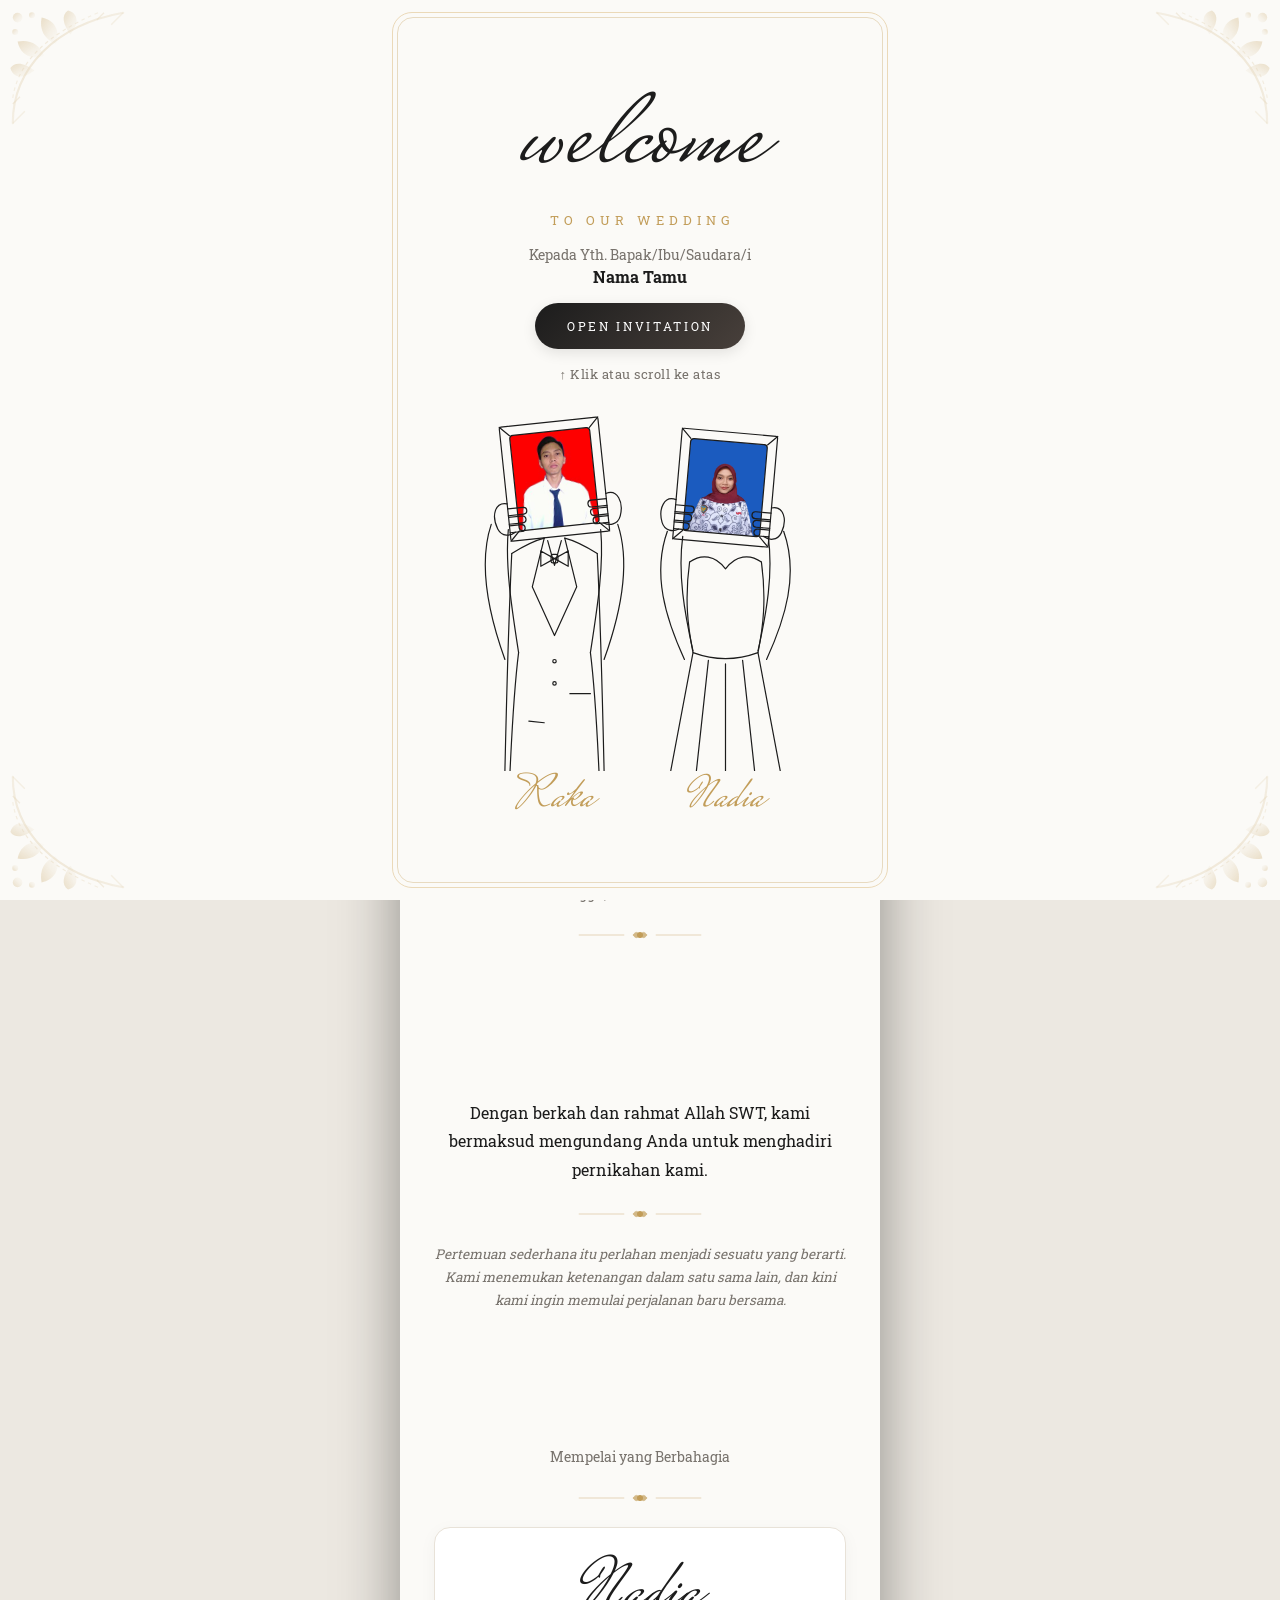
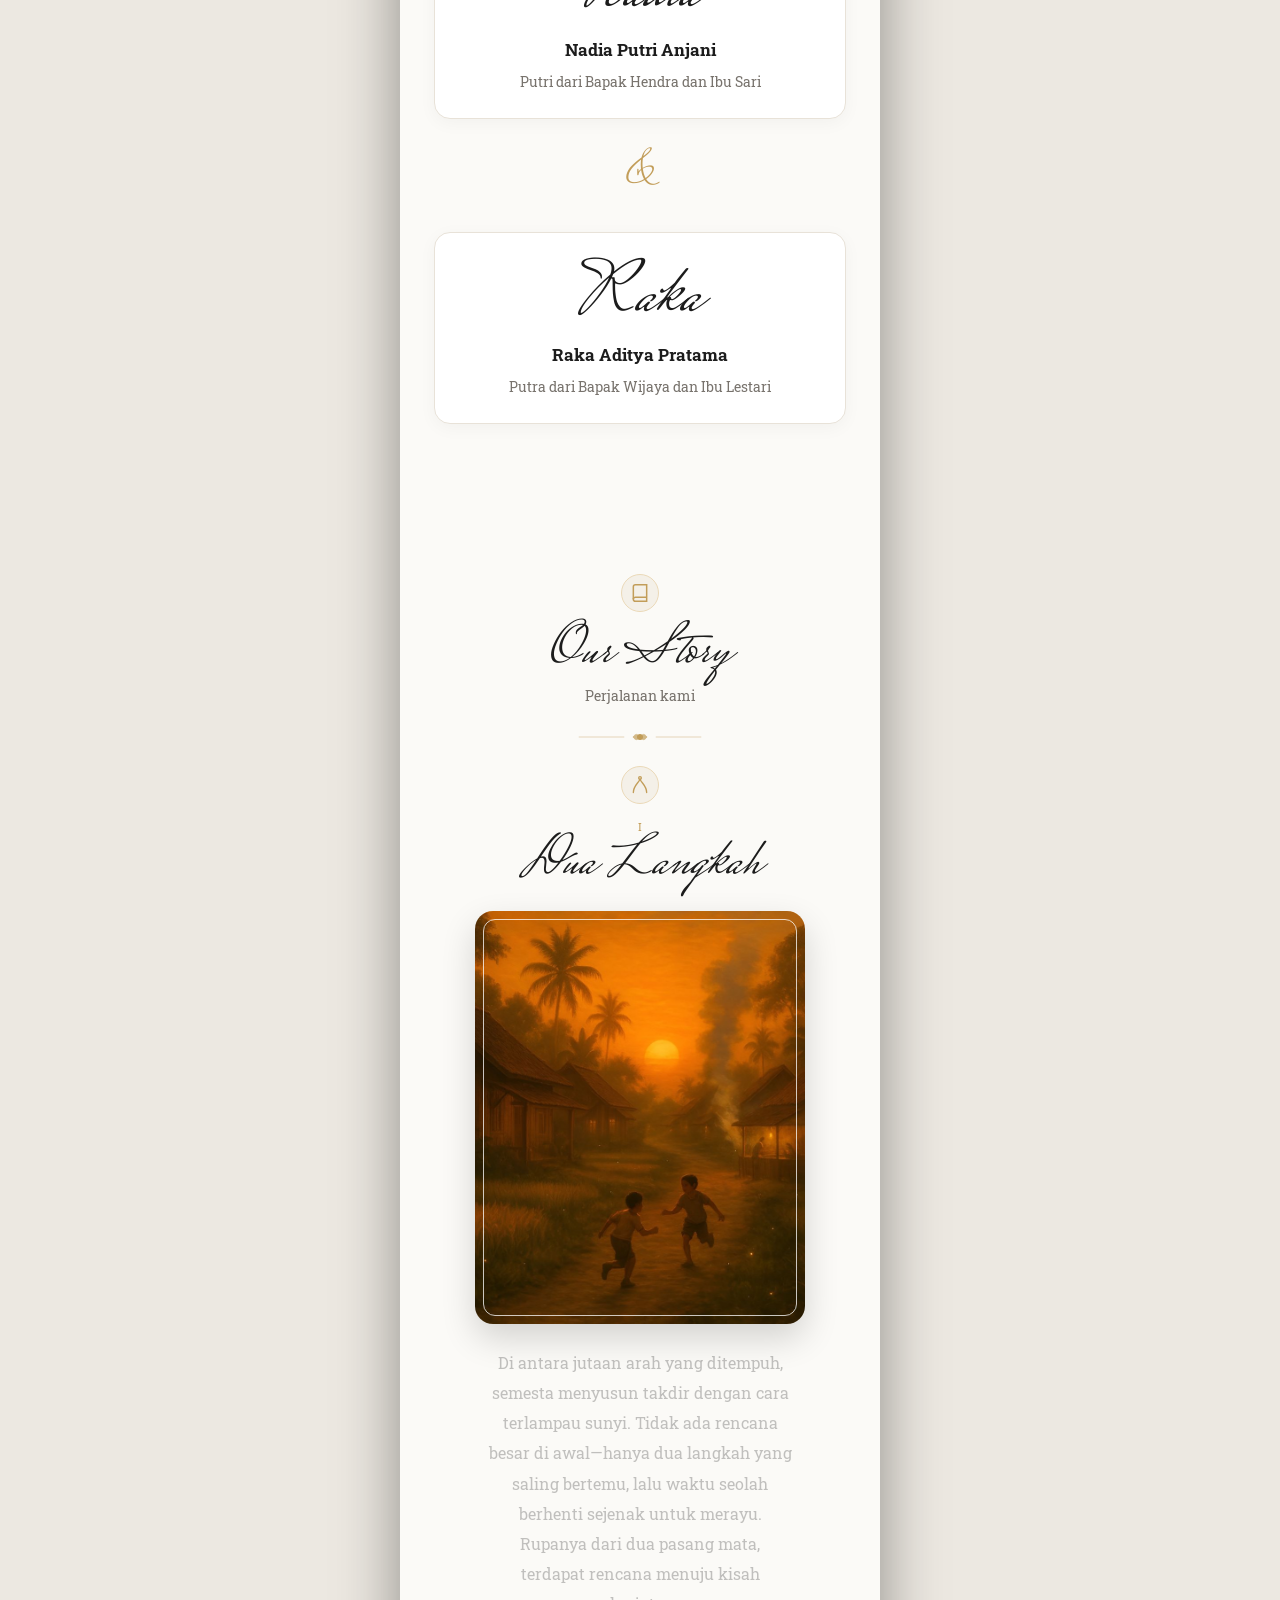
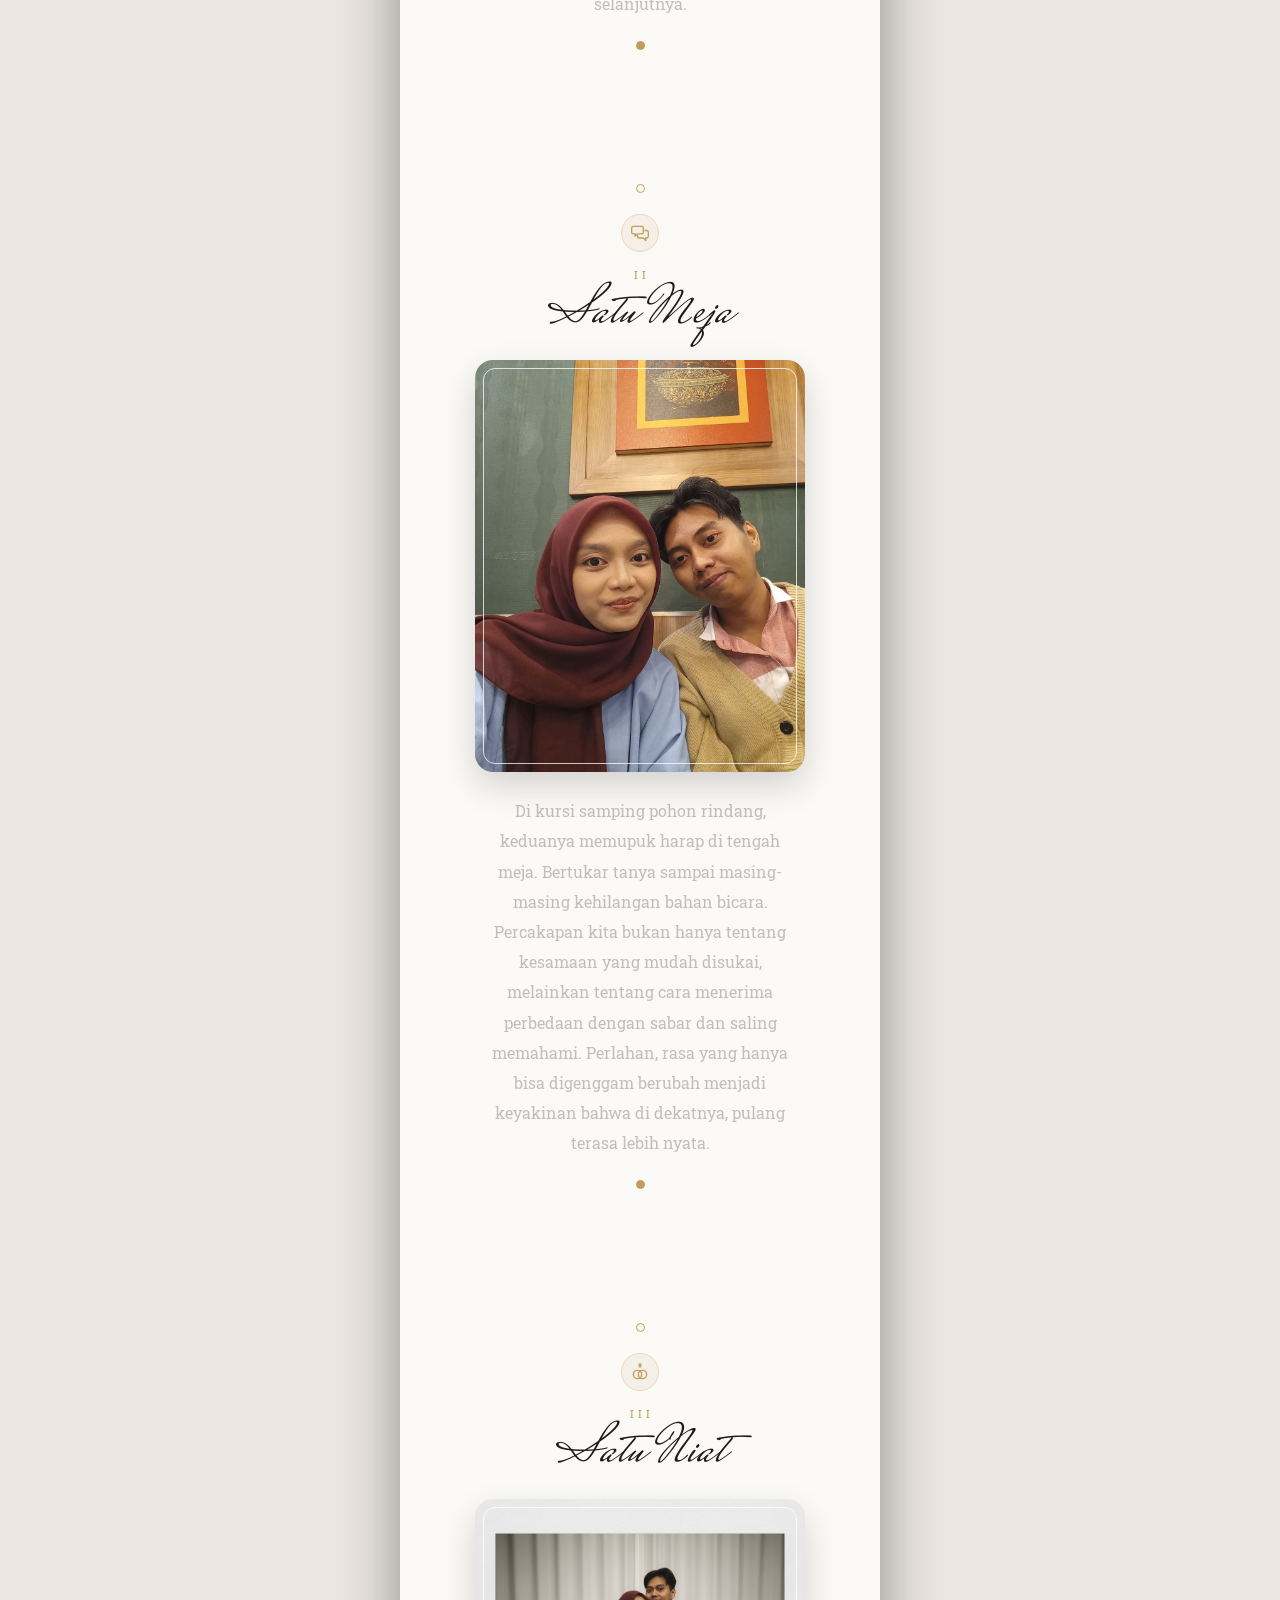
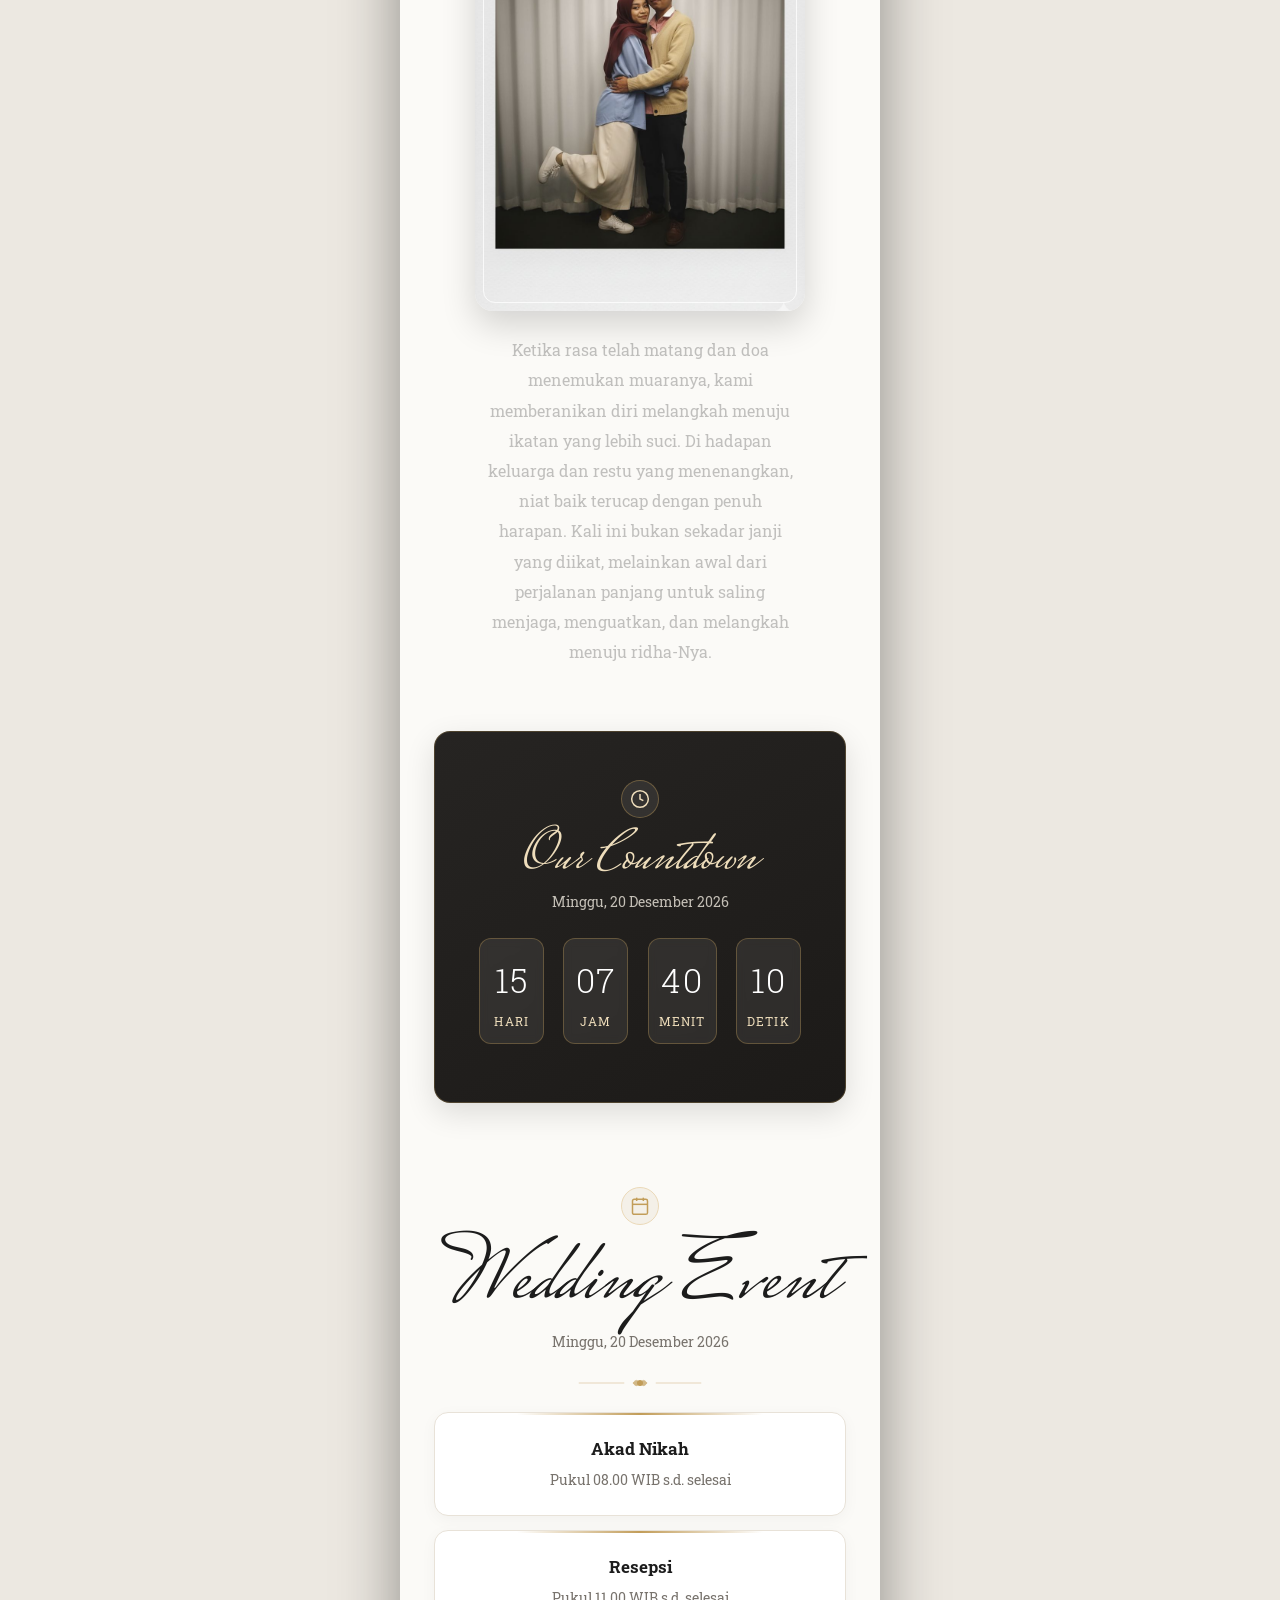
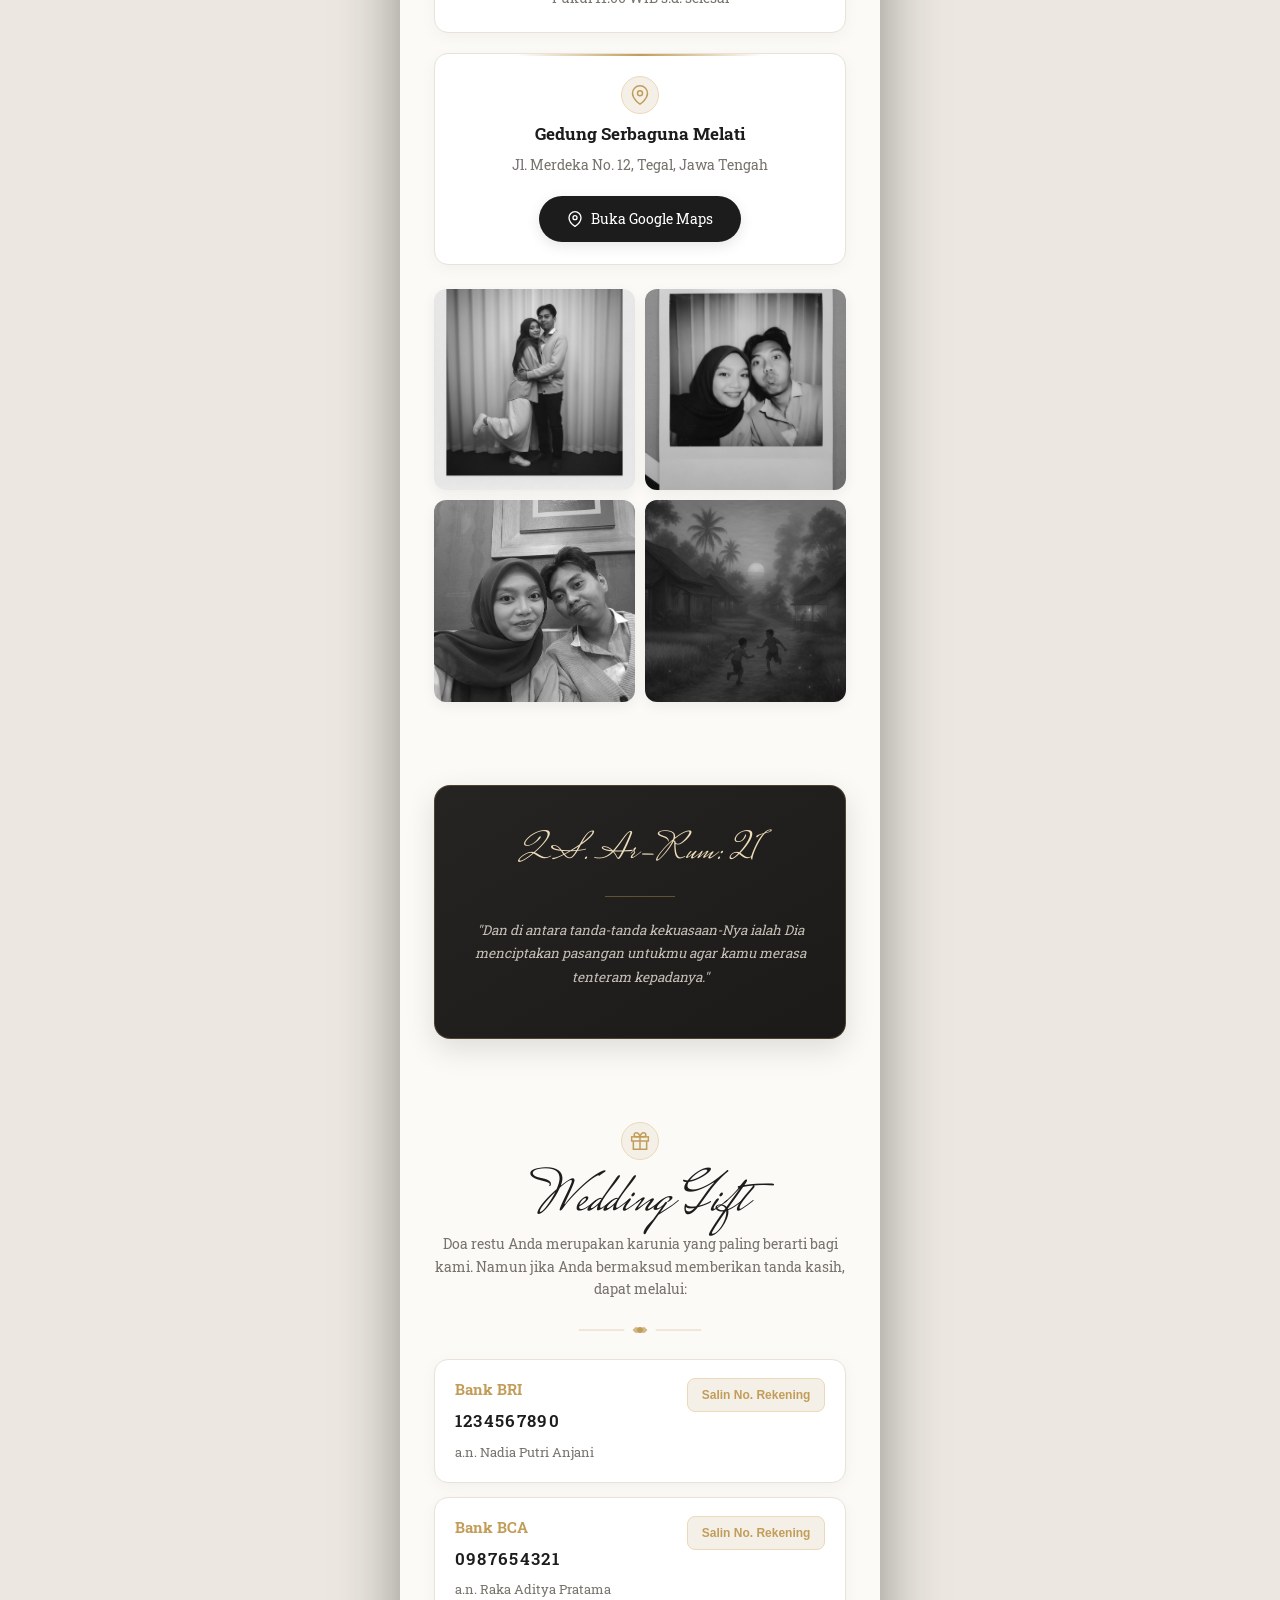
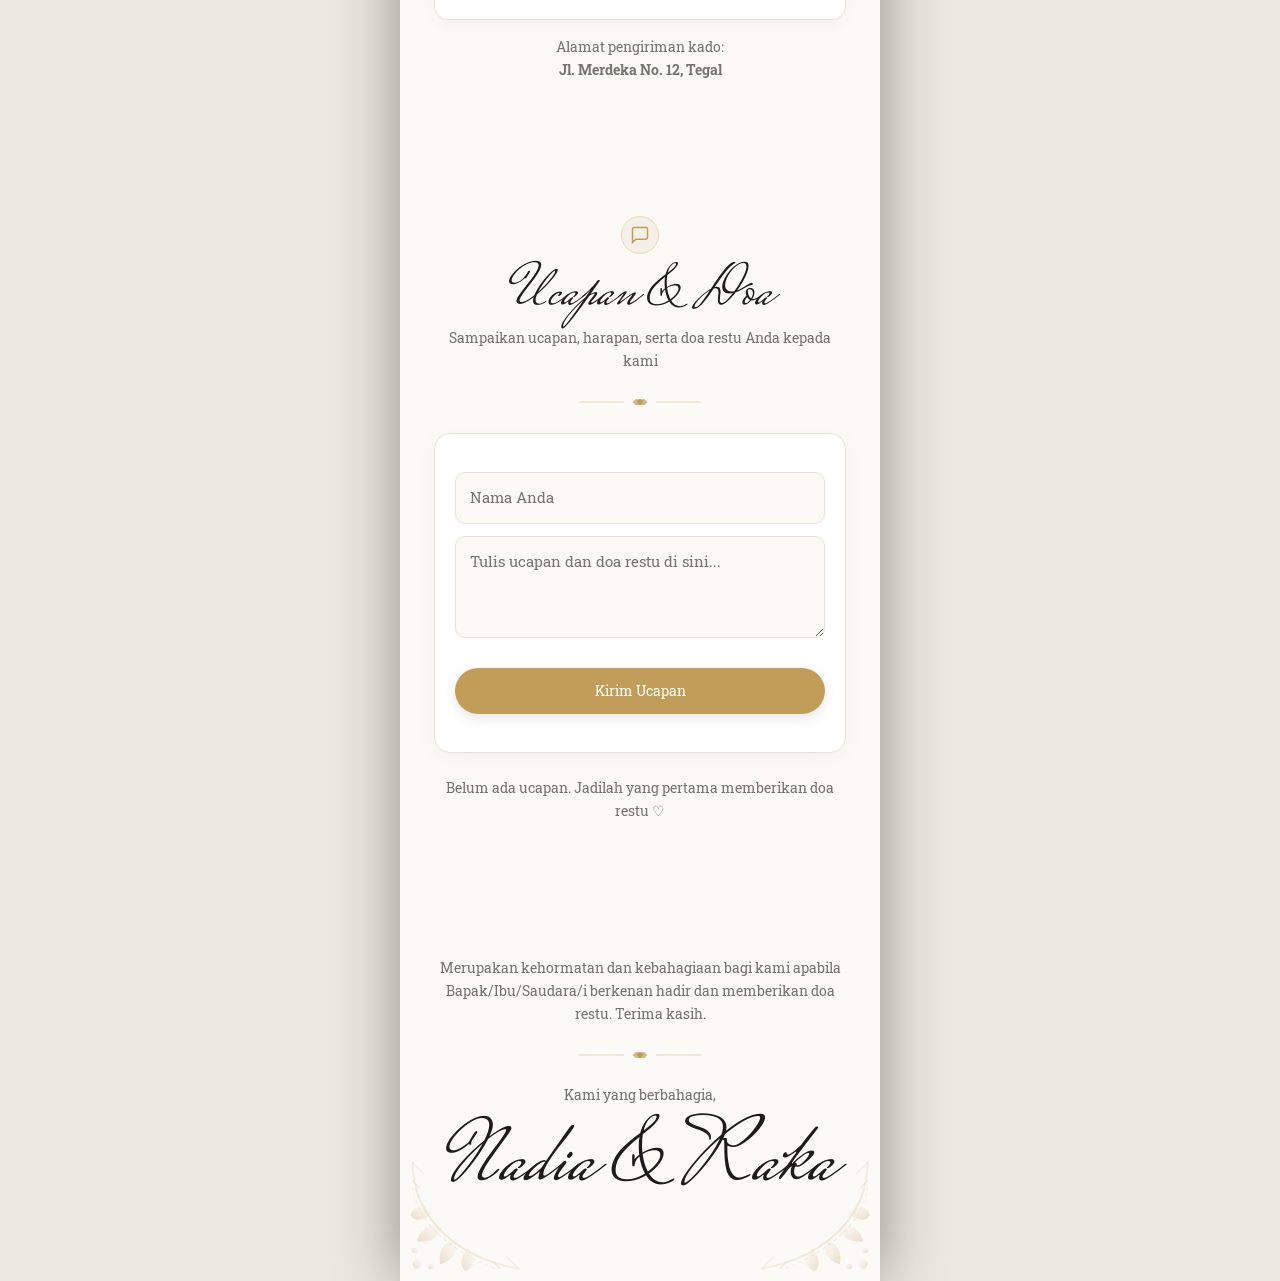
<file: index.html>
<!doctype html><html lang="id"><head><meta charset="utf-8">
<meta name="viewport" content="width=device-width,initial-scale=1,viewport-fit=cover">
<meta name="color-scheme" content="light">
<meta name="supported-color-schemes" content="light">
<meta name="theme-color" content="#fbfbf8"><meta name="robots" content="noindex">
<title>Undangan Pernikahan</title>
<!-- Ganti teks og: ini manual agar muncul saat link dibagikan di WhatsApp -->
<meta property="og:title" content="The Wedding of Nadia & Raka"><meta property="og:description" content="Kami mengundang Anda ke hari bahagia kami."><meta property="og:image" content="assets/foto-utama.jpg">
<link rel="icon" href="data:image/svg+xml,%3Csvg xmlns='http://www.w3.org/2000/svg' viewBox='0 0 8 8'%3E%3Ctext y='7' font-size='7'%3E♡%3C/text%3E%3C/svg%3E">
<link rel="preconnect" href="https://fonts.googleapis.com"><link rel="preconnect" href="https://fonts.gstatic.com" crossorigin>
<link href="https://fonts.googleapis.com/css2?family=Mrs+Saint+Delafield&family=Roboto+Slab:wght@300;400;700&display=swap" rel="stylesheet">
<link rel="stylesheet" href="css/style.css"></head>
<body class="lock"><div id="app"></div><button id="mu" aria-label="Musik" aria-pressed="false" hidden>♪</button><audio id="au" loop preload="none"></audio>
<script src="data/data.js"></script><script src="js/app.js"></script></body></html>
</file>
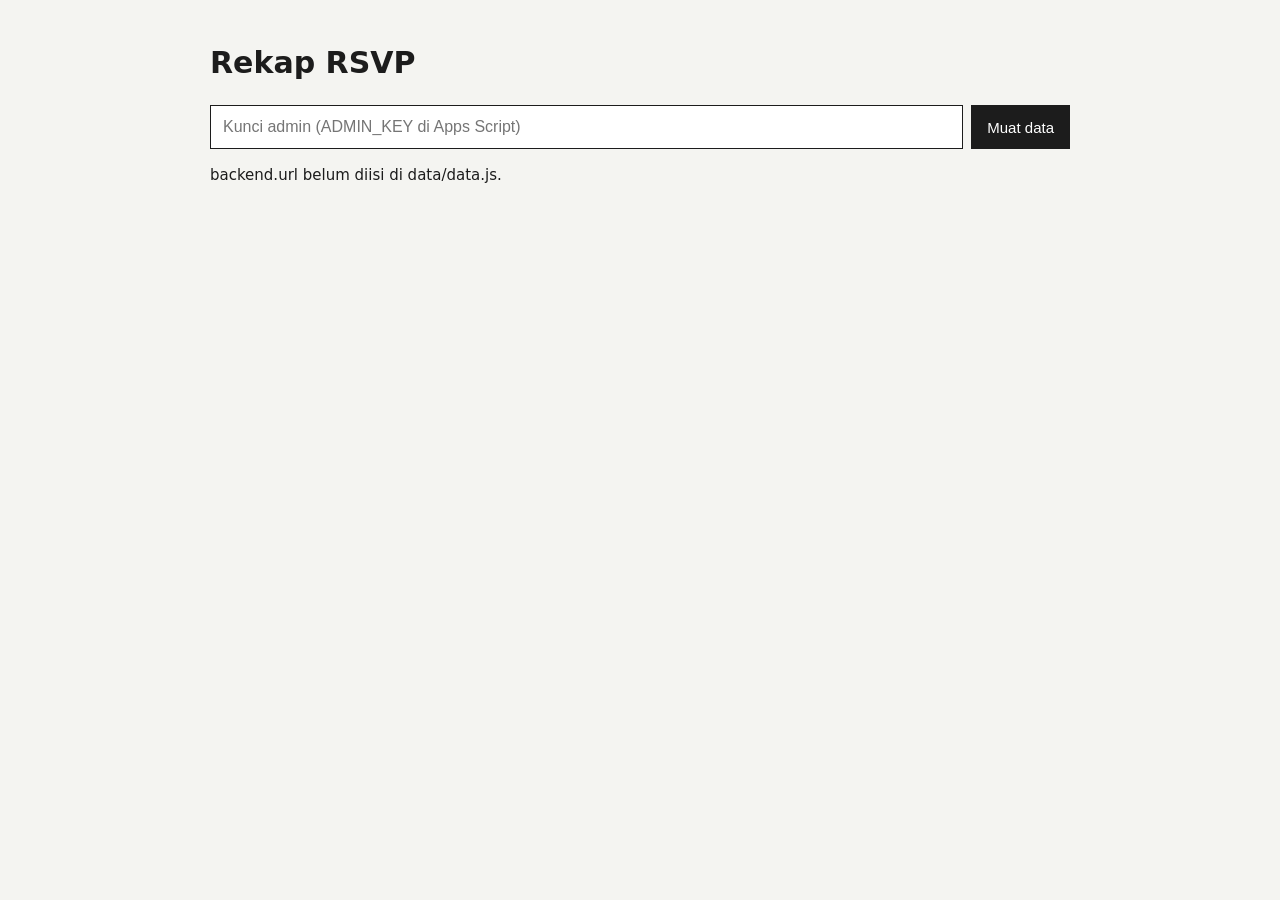
<file: admin.html>
<!doctype html><html lang="id"><head><meta charset="utf-8"><meta name="viewport" content="width=device-width,initial-scale=1"><meta name="robots" content="noindex"><title>Rekap RSVP</title>
<style>*{box-sizing:border-box}body{margin:0;font:15px/1.5 system-ui;background:#f4f4f1;color:#1c1c1c}main{max-width:900px;margin:auto;padding:20px}
form,.bar{display:flex;gap:8px;flex-wrap:wrap;margin:12px 0}input{flex:1;min-width:180px;padding:12px;font-size:16px;border:1px solid #1c1c1c}button{padding:12px 16px;border:0;background:#1c1c1c;color:#fff;font-size:15px;cursor:pointer}
.sum{display:grid;grid-template-columns:repeat(auto-fit,minmax(130px,1fr));gap:10px;margin:14px 0}.sum div{background:#fff;padding:14px;border:1px solid #ddd}.sum b{display:block;font-size:28px;font-weight:300}
.tw{overflow-x:auto;background:#fff;border:1px solid #ddd}table{border-collapse:collapse;width:100%;min-width:620px}th,td{padding:9px 10px;text-align:left;border-bottom:1px solid #eee;vertical-align:top;font-size:14px}th{background:#fafafa}.no{color:#a00}</style></head><body>
<main><h1>Rekap RSVP</h1>
<form id="lg"><input id="k" type="password" placeholder="Kunci admin (ADMIN_KEY di Apps Script)" autocomplete="current-password"><button>Muat data</button></form>
<p id="msg" role="status"></p><div class="sum" id="sum"></div>
<div class="bar"><input id="q" placeholder="Cari nama atau ucapan…" hidden><button id="csv" hidden>Unduh CSV</button></div>
<div class="tw" id="tw" hidden><table id="tb"></table></div></main>
<script src="data/data.js"></script>
<script>
const U=(window.DATA.backend||{}).url,$=s=>document.querySelector(s),esc=s=>String(s??'').replace(/[&<>"]/g,c=>({'&':'&amp;','<':'&lt;','>':'&gt;','"':'&quot;'}[c]));
let rows=[];$('#k').value=sessionStorage.getItem('k')||'';
if(!U)$('#msg').textContent='backend.url belum diisi di data/data.js.';
$('#lg').onsubmit=async e=>{e.preventDefault();if(!U)return;$('#msg').textContent='Memuat…';
 try{const r=await(await fetch(U+'?aksi=admin&kunci='+encodeURIComponent($('#k').value))).json();if(!r.ok)throw r.error;
  sessionStorage.setItem('k',$('#k').value);rows=r.data.reverse();$('#msg').textContent='';['q','csv','tw'].forEach(i=>$('#'+i).hidden=false);draw()}
 catch(x){$('#msg').textContent='Gagal: '+(x||'tidak bisa terhubung ke backend')}};
$('#q').oninput=draw;
function draw(){const q=$('#q').value.toLowerCase(),h=rows.filter(r=>r.h==='Hadir'),by={};h.forEach(r=>by[r.a]=(by[r.a]||0)+Number(r.j||0));
 $('#sum').innerHTML=`<div><b>${rows.length}</b>Konfirmasi</div><div><b>${h.reduce((s,r)=>s+Number(r.j||0),0)}</b>Orang hadir</div><div><b>${rows.length-h.length}</b>Tidak hadir</div>`+Object.entries(by).map(([a,n])=>`<div><b>${n}</b>${esc(a)}</div>`).join('');
 $('#tb').innerHTML='<tr><th>Waktu</th><th>Nama</th><th>Status</th><th>Acara</th><th>Jml</th><th>Ucapan</th></tr>'+rows.filter(r=>(r.n+' '+r.u).toLowerCase().includes(q)).map(r=>`<tr><td>${esc(new Date(r.t).toLocaleString('id-ID'))}</td><td>${esc(r.n)}</td><td class="${r.h==='Hadir'?'':'no'}">${esc(r.h)}</td><td>${esc(r.a)}</td><td>${esc(r.j)}</td><td>${esc(r.u)}</td></tr>`).join('')}
$('#csv').onclick=()=>{const c=v=>'"'+String(v??'').replace(/^[=+\-@]/,"'$&").replace(/"/g,'""')+'"',
 t=['Waktu,Nama,Kehadiran,Acara,Jumlah,Ucapan',...rows.map(r=>[r.t,r.n,r.h,r.a,r.j,r.u].map(c).join(','))].join('\n'),
 a=document.createElement('a');a.href=URL.createObjectURL(new Blob(['\ufeff'+t],{type:'text/csv'}));a.download='rsvp.csv';a.click()};
</script></body></html>
</file>
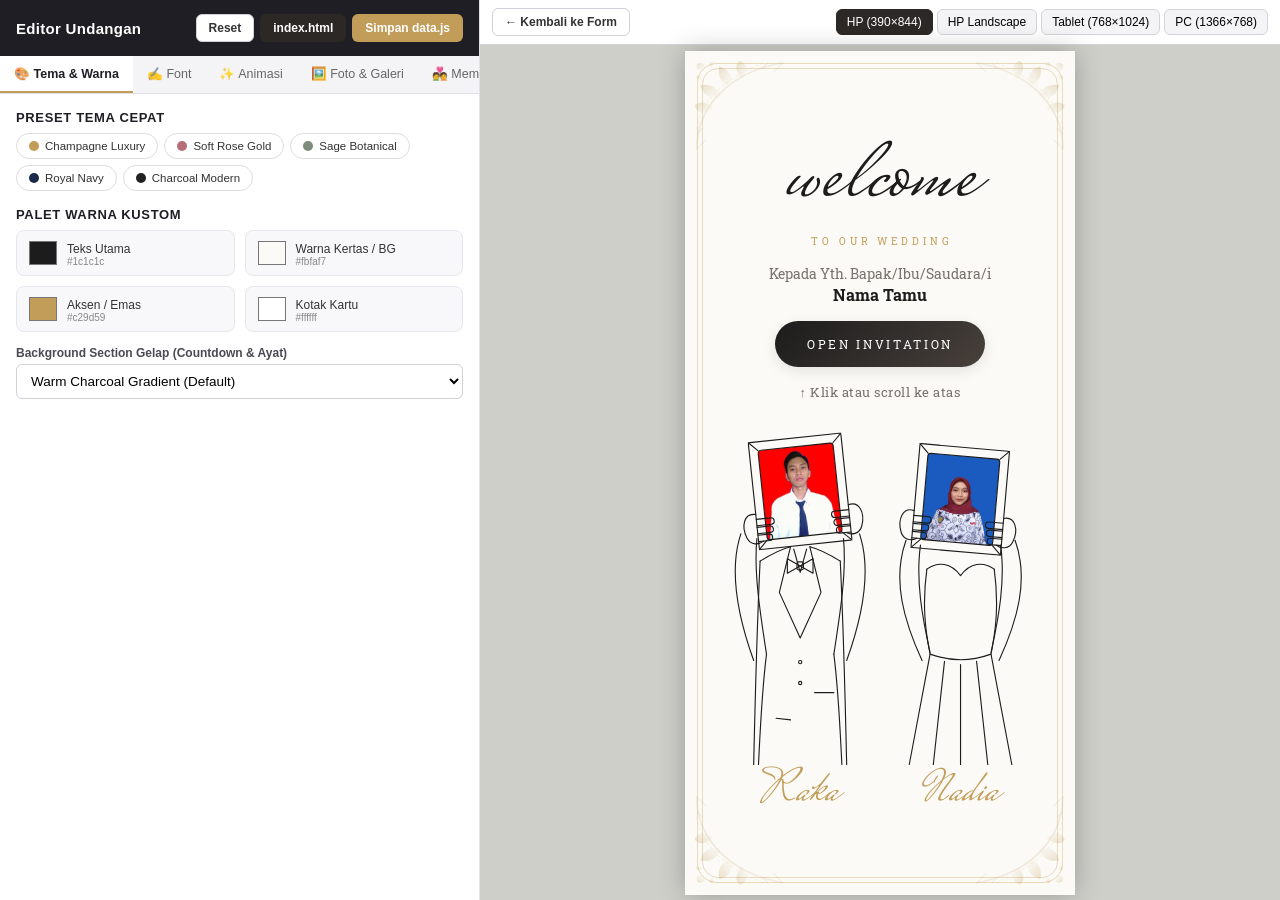
<file: editor.html>
<!doctype html>
<html lang="id">
<head>
<meta charset="utf-8">
<meta name="viewport" content="width=device-width, initial-scale=1">
<title>Editor Undangan Digital Pro</title>
<style>
* { box-sizing: border-box; margin: 0; padding: 0; }
body {
  font: 14px -apple-system, BlinkMacSystemFont, 'Segoe UI', Roboto, Helvetica, Arial, sans-serif;
  color: #333;
  display: grid;
  grid-template-columns: minmax(360px, 480px) 1fr;
  height: 100dvh;
  overflow: hidden;
  background: #f0f0f2;
}

/* Sidebar Form Container */
#sidebar {
  background: #fff;
  border-right: 1px solid #e2e2e8;
  display: flex;
  flex-direction: column;
  height: 100%;
  overflow: hidden;
}
.header-bar {
  padding: 14px 16px;
  background: #1e1e24;
  color: #fff;
  display: flex;
  align-items: center;
  justify-content: space-between;
  gap: 8px;
}
.header-bar h1 { font-size: 15px; font-weight: 600; letter-spacing: 0.02em; }
.header-actions { display: flex; gap: 6px; }

/* Tabs */
.tabs {
  display: flex;
  background: #f4f4f7;
  border-bottom: 1px solid #e0e0e6;
  overflow-x: auto;
  scrollbar-width: none;
}
.tabs::-webkit-scrollbar { display: none; }
.tab-btn {
  padding: 10px 14px;
  font-size: 12.5px;
  font-weight: 500;
  border: 0;
  background: none;
  cursor: pointer;
  white-space: nowrap;
  color: #666;
  border-bottom: 2px solid transparent;
  transition: all 0.2s;
}
.tab-btn:hover { color: #1e1e24; }
.tab-btn.active {
  color: #1e1e24;
  font-weight: 600;
  background: #fff;
  border-bottom-color: #c29d59;
}

/* Tab Panels Scrollable Area */
.tab-content {
  flex: 1;
  overflow-y: auto;
  padding: 16px;
  display: none;
}
.tab-content.active { display: block; }

/* Fieldsets & Form Controls */
.section-title {
  font-size: 13px;
  font-weight: 700;
  color: #1e1e24;
  margin: 16px 0 8px;
  text-transform: uppercase;
  letter-spacing: 0.05em;
  display: flex;
  align-items: center;
  gap: 6px;
}
.section-title:first-child { margin-top: 0; }
.field-group { margin-bottom: 12px; }
label {
  display: block;
  margin-bottom: 4px;
  font-size: 12px;
  font-weight: 600;
  color: #4a4a52;
}
input[type="text"], input[type="number"], select, textarea {
  width: 100%;
  padding: 8px 10px;
  border: 1px solid #d0d0d8;
  border-radius: 6px;
  font: inherit;
  font-size: 13.5px;
  background: #fff;
  transition: border-color 0.2s;
}
input:focus, select:focus, textarea:focus {
  outline: none;
  border-color: #c29d59;
  box-shadow: 0 0 0 2px rgba(194, 157, 89, 0.2);
}

/* Color Pickers Grid */
.color-grid {
  display: grid;
  grid-template-columns: 1fr 1fr;
  gap: 10px;
  margin-bottom: 14px;
}
.color-item {
  display: flex;
  align-items: center;
  gap: 8px;
  background: #f8f8fa;
  border: 1px solid #e6e6ec;
  border-radius: 8px;
  padding: 6px 10px;
}
.color-item input[type="color"] {
  border: 0;
  width: 32px;
  height: 32px;
  border-radius: 6px;
  cursor: pointer;
  background: none;
}
.color-item span { font-size: 12px; font-weight: 500; }

/* Preset Themes Pills */
.theme-presets {
  display: flex;
  flex-wrap: wrap;
  gap: 6px;
  margin-bottom: 16px;
}
.theme-pill {
  padding: 6px 12px;
  border-radius: 20px;
  border: 1px solid #dcdce2;
  background: #fff;
  font-size: 11.5px;
  cursor: pointer;
  display: inline-flex;
  align-items: center;
  gap: 6px;
  transition: all 0.2s;
}
.theme-pill:hover { border-color: #c29d59; background: #faf9f6; }
.theme-dot { width: 10px; height: 10px; border-radius: 50%; }

/* Image Pickers & Previews */
.img-picker-card {
  background: #fbfbfd;
  border: 1px solid #e4e4eb;
  border-radius: 8px;
  padding: 10px;
  margin-bottom: 12px;
}
.img-preview-box {
  display: flex;
  align-items: center;
  gap: 12px;
  margin-top: 6px;
}
.img-thumb {
  width: 60px;
  height: 60px;
  border-radius: 6px;
  object-fit: cover;
  background: #eee;
  border: 1px solid #ddd;
}
.file-upload-btn {
  display: inline-block;
  padding: 6px 12px;
  background: #f0f0f4;
  border: 1px solid #ccc;
  border-radius: 6px;
  font-size: 12px;
  font-weight: 500;
  cursor: pointer;
}
.file-upload-btn:hover { background: #e5e5eb; }

/* Gallery Manager Grid */
.gallery-grid {
  display: grid;
  grid-template-columns: repeat(auto-fill, minmax(90px, 1fr));
  gap: 10px;
  margin: 10px 0;
}
.gallery-slot {
  position: relative;
  aspect-ratio: 1;
  border-radius: 8px;
  overflow: hidden;
  border: 1px solid #ddd;
  background: #eee;
}
.gallery-slot img {
  width: 100%;
  height: 100%;
  object-fit: cover;
}
.gallery-slot button {
  position: absolute;
  top: 4px;
  right: 4px;
  width: 22px;
  height: 22px;
  border-radius: 50%;
  background: rgba(0, 0, 0, 0.7);
  color: #fff;
  border: 0;
  font-size: 12px;
  cursor: pointer;
  display: flex;
  align-items: center;
  justify-content: center;
}

/* Card Lists (Events, Gifts) */
.card-item {
  background: #fafafc;
  border: 1px solid #e2e2ea;
  border-radius: 8px;
  padding: 12px;
  margin-bottom: 10px;
  position: relative;
}
.card-item .btn-del {
  position: absolute;
  top: 10px;
  right: 10px;
  background: #fee2e2;
  color: #dc2626;
  border: 0;
  border-radius: 4px;
  padding: 3px 8px;
  font-size: 11px;
  font-weight: 600;
  cursor: pointer;
}

/* Buttons */
.btn-sm {
  padding: 6px 12px;
  font-size: 12px;
  font-weight: 600;
  border-radius: 6px;
  border: 1px solid transparent;
  cursor: pointer;
  display: inline-flex;
  align-items: center;
  gap: 5px;
}
.btn-primary { background: #c29d59; color: #fff; }
.btn-primary:hover { background: #ab8847; }
.btn-dark { background: #2c2825; color: #fff; }
.btn-dark:hover { background: #443e3a; }
.btn-outline { background: #fff; border-color: #d0d0d8; color: #333; }
.btn-outline:hover { background: #f5f5f7; }
.btn-add {
  width: 100%;
  padding: 8px;
  background: #f0f4ff;
  color: #2563eb;
  border: 1px dashed #93c5fd;
  border-radius: 6px;
  font-weight: 600;
  margin-top: 4px;
  cursor: pointer;
}
.btn-add:hover { background: #e0e7ff; }

/* Range Slider */
.slider-group {
  display: flex;
  align-items: center;
  gap: 10px;
}
.slider-group input[type="range"] { flex: 1; accent-color: #c29d59; cursor: pointer; }
.slider-group span { font-size: 12px; font-weight: 600; min-width: 40px; text-align: right; }

/* Right Panel: Preview */
#preview-area {
  background: #cfcfca;
  position: relative;
  display: flex;
  flex-direction: column;
  overflow: hidden;
}
#preview-topbar {
  padding: 8px 12px;
  background: #fff;
  border-bottom: 1px solid #d4d4d8;
  display: flex;
  align-items: center;
  justify-content: space-between;
}
.device-btns { display: flex; gap: 4px; }
.device-btn {
  padding: 5px 10px;
  font-size: 12px;
  border: 1px solid #d4d4d8;
  border-radius: 6px;
  background: #f4f4f6;
  cursor: pointer;
}
.device-btn.active { background: #2c2825; color: #fff; border-color: #2c2825; }

#iframe-box {
  flex: 1;
  position: relative;
  display: flex;
  align-items: center;
  justify-content: center;
}
iframe {
  border: 0;
  background: #fff;
  position: absolute;
  top: 0;
  left: 0;
  transform-origin: top left;
  box-shadow: 0 0 25px rgba(0, 0, 0, 0.25);
  transition: transform 0.2s;
}

#btn-mobile-toggle { display: none; }

@media (max-width: 840px) {
  body { grid-template-columns: 1fr; }
  #preview-area { display: none; }
  body.mobile-pvw #sidebar { display: none; }
  body.mobile-pvw #preview-area { display: flex; }
  #btn-mobile-toggle { display: inline-block; }
}
</style>
</head>
<body>

<!-- Left: Customizer Sidebar -->
<div id="sidebar">
  <div class="header-bar">
    <h1>Editor Undangan</h1>
    <div class="header-actions">
      <button class="btn-sm btn-outline" id="btn-reset" title="Kembalikan ke data asli">Reset</button>
      <button class="btn-sm btn-dark" id="btn-export-html" title="Unduh index.html untuk preview WhatsApp">index.html</button>
      <button class="btn-sm btn-primary" id="btn-save" title="Unduh data.js untuk disimpan ke folder">Simpan data.js</button>
      <button class="btn-sm btn-outline" id="btn-mobile-toggle">Lihat Preview</button>
    </div>
  </div>

  <!-- Navigation Tabs -->
  <div class="tabs">
    <button class="tab-btn active" data-tab="tab-theme">🎨 Tema & Warna</button>
    <button class="tab-btn" data-tab="tab-font">✍️ Font</button>
    <button class="tab-btn" data-tab="tab-anim">✨ Animasi</button>
    <button class="tab-btn" data-tab="tab-media">🖼️ Foto & Galeri</button>
    <button class="tab-btn" data-tab="tab-mempelai">💑 Mempelai</button>
    <button class="tab-btn" data-tab="tab-story">📖 Our Story</button>
    <button class="tab-btn" data-tab="tab-acara">📅 Acara & Lokasi</button>
    <button class="tab-btn" data-tab="tab-hadiah">🎁 Hadiah</button>
    <button class="tab-btn" data-tab="tab-links">🔗 Tamu & Share</button>
  </div>

  <!-- TAB 1: Tema & Warna -->
  <div class="tab-content active" id="tab-theme">
    <div class="section-title">Preset Tema Cepat</div>
    <div class="theme-presets">
      <div class="theme-pill" data-theme="champagne"><span class="theme-dot" style="background:#c29d59"></span>Champagne Luxury</div>
      <div class="theme-pill" data-theme="rose"><span class="theme-dot" style="background:#b76e79"></span>Soft Rose Gold</div>
      <div class="theme-pill" data-theme="sage"><span class="theme-dot" style="background:#7d8c7c"></span>Sage Botanical</div>
      <div class="theme-pill" data-theme="navy"><span class="theme-dot" style="background:#1b2a4a"></span>Royal Navy</div>
      <div class="theme-pill" data-theme="dark"><span class="theme-dot" style="background:#222"></span>Charcoal Modern</div>
    </div>

    <div class="section-title">Palet Warna Kustom</div>
    <div class="color-grid">
      <div class="color-item">
        <input type="color" id="c-ink">
        <div>
          <span>Teks Utama</span>
          <div style="font-size:10px;color:#888" id="c-ink-val">#2c2825</div>
        </div>
      </div>
      <div class="color-item">
        <input type="color" id="c-bg">
        <div>
          <span>Warna Kertas / BG</span>
          <div style="font-size:10px;color:#888" id="c-bg-val">#fbfaf7</div>
        </div>
      </div>
      <div class="color-item">
        <input type="color" id="c-gold">
        <div>
          <span>Aksen / Emas</span>
          <div style="font-size:10px;color:#888" id="c-gold-val">#c29d59</div>
        </div>
      </div>
      <div class="color-item">
        <input type="color" id="c-card">
        <div>
          <span>Kotak Kartu</span>
          <div style="font-size:10px;color:#888" id="c-card-val">#ffffff</div>
        </div>
      </div>
    </div>

    <div class="field-group">
      <label>Background Section Gelap (Countdown & Ayat)</label>
      <select id="sel-dark-bg">
        <option value="linear-gradient(150deg, #262422 0%, #1c1a18 100%)">Warm Charcoal Gradient (Default)</option>
        <option value="linear-gradient(150deg, #1b2838 0%, #0d1520 100%)">Deep Midnight Blue</option>
        <option value="linear-gradient(150deg, #2a2024 0%, #1a1216 100%)">Dark Burgundy</option>
        <option value="linear-gradient(150deg, #1e2621 0%, #121814 100%)">Deep Forest Emerald</option>
        <option value="#1c1c1c">Hitam Pekat Solid</option>
      </select>
    </div>
  </div>

  <!-- TAB 2: Font & Tipografi -->
  <div class="tab-content" id="tab-font">
    <div class="section-title">Pilihan Font Kaligrafi (Nama & Judul)</div>
    <div class="field-group">
      <label>Font Script</label>
      <select id="sel-font-script">
        <option value="'Mrs Saint Delafield', cursive">Mrs Saint Delafield (Classic Script)</option>
        <option value="'Great Vibes', cursive">Great Vibes (Romantic & Graceful)</option>
        <option value="'Alex Brush', cursive">Alex Brush (Smooth Calligraphy)</option>
        <option value="'Cinzel', serif">Cinzel (Royal Traditional)</option>
        <option value="'Cormorant Garamond', serif">Cormorant Garamond (Vintage Serif)</option>
      </select>
    </div>

    <div class="section-title">Pilihan Font Teks / Isi</div>
    <div class="field-group">
      <label>Font Teks Utama</label>
      <select id="sel-font-serif">
        <option value="'Roboto Slab', Georgia, serif">Roboto Slab (Elegan & Jelas)</option>
        <option value="'Playfair Display', Georgia, serif">Playfair Display (Luxury Editorial)</option>
        <option value="'Cormorant Garamond', serif">Cormorant Garamond (Classic Wedding)</option>
        <option value="'Montserrat', sans-serif">Montserrat (Modern Clean Minimalist)</option>
      </select>
    </div>
  </div>

  <!-- TAB 3: Animasi & Efek -->
  <div class="tab-content" id="tab-anim">
    <div class="section-title">Efek Partikel Layar</div>
    <div class="field-group">
      <label>Pilihan Animasi</label>
      <select id="sel-anim-jenis">
        <option value="petals">🌸 Kelopak Bunga (Petals)</option>
        <option value="hearts">💖 Hati Cinta (Floating Hearts)</option>
        <option value="sparkles">✨ Bintang Berkelip (Sparkles)</option>
        <option value="confetti">🎊 Konfeti Emas (Golden Confetti)</option>
        <option value="none">🚫 Tanpa Animasi</option>
      </select>
    </div>

    <div class="field-group">
      <label>Kecepatan / Durasi Animasi</label>
      <div class="slider-group">
        <input type="range" id="sl-anim-durasi" min="4" max="16" step="1" value="8">
        <span id="val-anim-durasi">8s</span>
      </div>
    </div>

    <div class="field-group">
      <label>Kepadatan / Jumlah Partikel</label>
      <div class="slider-group">
        <input type="range" id="sl-anim-jumlah" min="6" max="28" step="2" value="14">
        <span id="val-anim-jumlah">14</span>
      </div>
    </div>
  </div>

  <!-- TAB 4: Foto & Galeri -->
  <div class="tab-content" id="tab-media">
    <div class="section-title">Foto Utama & Mempelai</div>
    <div class="img-picker-card">
      <label>Foto Utama (Cover & Header)</label>
      <div class="img-preview-box">
        <img id="prev-foto-utama" class="img-thumb" src="" alt="">
        <div>
          <label class="file-upload-btn">
            Ganti Foto
            <input type="file" id="file-foto-utama" accept="image/*" style="display:none">
          </label>
        </div>
      </div>
      <div style="margin-top:8px">
        <label>Reposisi Vertikal Foto Utama</label>
        <div class="slider-group">
          <input type="range" id="sl-foto-posisi" min="0" max="100" value="50">
          <span id="val-foto-posisi">50%</span>
        </div>
      </div>
    </div>

    <div class="img-picker-card">
      <label>Foto Mempelai Wanita</label>
      <div class="img-preview-box">
        <img id="prev-foto-wanita" class="img-thumb" src="" alt="">
        <div>
          <label class="file-upload-btn">
            Ganti Foto
            <input type="file" id="file-foto-wanita" accept="image/*" style="display:none">
          </label>
        </div>
      </div>
    </div>

    <div class="img-picker-card">
      <label>Foto Mempelai Pria</label>
      <div class="img-preview-box">
        <img id="prev-foto-pria" class="img-thumb" src="" alt="">
        <div>
          <label class="file-upload-btn">
            Ganti Foto
            <input type="file" id="file-foto-pria" accept="image/*" style="display:none">
          </label>
        </div>
      </div>
    </div>

    <div class="section-title">Galeri Foto (Hitam Putih, Berwarna saat di Klik)</div>
    <p style="font-size:12px;color:#666;margin-bottom:8px">Tambah foto baru dari perangkat atau URL:</p>
    <div class="gallery-grid" id="galeri-list"></div>
    <label class="btn-add" style="text-align:center;display:block">
      + Upload Foto Baru ke Galeri
      <input type="file" id="file-foto-galeri" accept="image/*" style="display:none">
    </label>
  </div>

  <!-- TAB 5: Data Mempelai -->
  <div class="tab-content" id="tab-mempelai">
    <div class="section-title">Judul Undangan</div>
    <div class="field-group">
      <label>Judul Dokumen</label>
      <input type="text" id="inp-judul">
    </div>

    <div class="section-title">Mempelai Wanita</div>
    <div class="field-group">
      <label>Nama Panggilan</label>
      <input type="text" id="w-panggilan">
    </div>
    <div class="field-group">
      <label>Nama Lengkap</label>
      <input type="text" id="w-lengkap">
    </div>
    <div class="field-group">
      <label>Nama Orang Tua</label>
      <input type="text" id="w-orangtua">
    </div>

    <div class="section-title">Mempelai Pria</div>
    <div class="field-group">
      <label>Nama Panggilan</label>
      <input type="text" id="p-panggilan">
    </div>
    <div class="field-group">
      <label>Nama Lengkap</label>
      <input type="text" id="p-lengkap">
    </div>
    <div class="field-group">
      <label>Nama Orang Tua</label>
      <input type="text" id="p-orangtua">
    </div>

    <div class="section-title">Salam & Kisah</div>
    <div class="field-group">
      <label>Kalimat Salam Pembuka</label>
      <textarea id="inp-salam" rows="2"></textarea>
    </div>
    <div class="field-group">
      <label>Kisah Pertemuan / Cerita</label>
      <textarea id="inp-cerita" rows="3"></textarea>
    </div>
    <div class="field-group">
      <label>Salam Penutup</label>
      <textarea id="inp-penutup" rows="2"></textarea>
    </div>
  </div>

  <!-- TAB: Our Story -->
  <div class="tab-content" id="tab-story">
    <div class="section-title">Our Story</div>
    <div class="field-group"><label>Judul Bagian</label><input type="text" id="ks-judul"></div>
    <div class="field-group"><label>Sub-judul (kosongkan untuk menyembunyikan)</label><input type="text" id="ks-sub"></div>
    <div class="section-title">Bab Cerita</div>
    <p style="font-size:12px;color:#666;margin-bottom:8px">Antar bab otomatis dipisah garis panjang. Foto tampil hitam-putih lalu berwarna saat di-scroll.</p>
    <div id="kisah-list"></div>
    <button class="btn-add" id="btn-add-kisah">+ Tambah Bab</button>
  </div>

  <!-- TAB 6: Acara & Lokasi -->
  <div class="tab-content" id="tab-acara">
    <div class="section-title">Tanggal Acara Utama</div>
    <div class="field-group">
      <label>Tanggal Teks (Tampilan)</label>
      <input type="text" id="inp-tanggal-teks">
    </div>
    <div class="field-group">
      <label>Tanggal ISO (Untuk Countdown)</label>
      <input type="text" id="inp-tanggal-iso">
    </div>

    <div class="section-title">Rangkaian Acara</div>
    <div id="acara-list"></div>
    <button class="btn-add" id="btn-add-acara">+ Tambah Acara</button>

    <div class="section-title">Lokasi Acara</div>
    <div class="field-group">
      <label>Nama Gedung / Tempat</label>
      <input type="text" id="lok-nama">
    </div>
    <div class="field-group">
      <label>Alamat Lengkap</label>
      <textarea id="lok-alamat" rows="2"></textarea>
    </div>
    <div class="field-group">
      <label>Link Google Maps</label>
      <input type="text" id="lok-maps">
    </div>

    <div class="section-title">Ayat / Kutipan Suci</div>
    <div class="field-group">
      <label>Sumber (Surat / Ayat)</label>
      <input type="text" id="ayat-sumber">
    </div>
    <div class="field-group">
      <label>Teks Ayat</label>
      <textarea id="ayat-teks" rows="3"></textarea>
    </div>
  </div>

  <!-- TAB 7: Hadiah & Amplop Digital -->
  <div class="tab-content" id="tab-hadiah">
    <div class="section-title">Rekening Bank / Dompet Digital</div>
    <div id="hadiah-list"></div>
    <button class="btn-add" id="btn-add-hadiah">+ Tambah Rekening</button>

    <div class="section-title">Alamat Kirim Kado Fisik</div>
    <div class="field-group">
      <label>Alamat Pengiriman</label>
      <textarea id="inp-alamat-kado" rows="2"></textarea>
    </div>
  </div>

  <!-- TAB 8: Tamu, WhatsApp & Bagikan -->
  <div class="tab-content" id="tab-links">
    <div class="section-title">Buat Link untuk Banyak Tamu</div>
    <div class="field-group">
      <label>URL Situs (mis. https://username.github.io/undangan/)</label>
      <input type="text" id="bu" placeholder="Kosongkan jika lokal">
    </div>
    <div class="field-group">
      <label>Daftar Nama Tamu (Satu nama per baris)</label>
      <textarea id="gl" rows="5" placeholder="Bpk. Hendra&#10;Ibu Sari&#10;Sahabat Andi"></textarea>
    </div>
    <button class="btn-sm btn-dark" id="gb" style="width:100%;padding:10px">Salin Semua Link Tamu</button>

    <div class="section-title" style="margin-top:20px">Koneksi Backend (Google Sheets)</div>
    <div class="field-group">
      <label>Web App URL Google Apps Script</label>
      <input type="text" id="inp-backend-url" placeholder="https://script.google.com/macros/s/.../exec">
    </div>

    <div class="section-title">File Musik Background</div>
    <div class="field-group">
      <label>Path File MP3</label>
      <input type="text" id="inp-musik" value="assets/musik.mp3">
    </div>
  </div>
</div>

<!-- Right: Interactive Device Preview -->
<div id="preview-area">
  <div id="preview-topbar">
    <button class="btn-sm btn-outline" id="btn-back-form">← Kembali ke Form</button>
    <div class="device-btns">
      <button class="device-btn active" data-d="HP">HP (390×844)</button>
      <button class="device-btn" data-d="HP ↻">HP Landscape</button>
      <button class="device-btn" data-d="Tablet">Tablet (768×1024)</button>
      <button class="device-btn" data-d="PC">PC (1366×768)</button>
    </div>
  </div>
  <div id="iframe-box">
    <iframe id="pv" src="index.html" title="Live Preview"></iframe>
  </div>
</div>

<script src="data/data.js"></script>
<script>
// Load Data & Setup Defaults
const orig = JSON.stringify(window.DATA);
let D = JSON.parse(orig);
try {
  const d = localStorage.getItem('draf');
  if (d) D = JSON.parse(d);
} catch(e) {}

// Pastikan skema data lengkap dengan fitur baru
D.warna = D.warna || '#2c2825';
D.warnaBg = D.warnaBg || '#fbfaf7';
D.warnaAksen = D.warnaAksen || '#c29d59';
D.warnaCard = D.warnaCard || '#ffffff';
D.warnaDark = D.warnaDark || 'linear-gradient(150deg, #262422 0%, #1c1a18 100%)';
D.fontScript = D.fontScript || "'Mrs Saint Delafield', cursive";
D.fontSerif = D.fontSerif || "'Roboto Slab', Georgia, serif";
D.fotoPosisi = D.fotoPosisi || '50%';
D.animasi = D.animasi || { jenis: 'petals', durasi: 8, jumlah: 14 };
D.fotoGaleri = D.fotoGaleri || ['assets/galeri-1.jpg', 'assets/galeri-2.jpg', 'assets/galeri-3.jpg', 'assets/galeri-4.jpg'];
D.cover = D.cover || { judul: 'welcome', sub: 'to our wedding', tombol: 'open invitation' };
D.backend = D.backend || { url: '' };
D.bagikan = D.bagikan || { judul: D.judul, deskripsi: 'Kami mengundang Anda ke hari bahagia kami.', gambar: 'assets/foto-share.jpg', urlSitus: '' };
// draf lama di browser belum punya Our Story: ambil dari data.js
{ const O0 = JSON.parse(orig); ['kisah', 'kisahJudul', 'kisahSub'].forEach(k => { if (D[k] === undefined && O0[k] !== undefined) D[k] = O0[k]; }); }

const pv = document.getElementById('pv');
const box = document.getElementById('iframe-box');
const dev = { HP: [390, 844], 'HP ↻': [844, 390], Tablet: [768, 1024], PC: [1366, 768] };
let curDev = 'HP';

// Broadcast live changes to iframe
const send = () => {
  pv.contentWindow.postMessage({ type: 'data', data: D }, '*');
  try { localStorage.setItem('draf', JSON.stringify(D)); } catch(e) {}
};

function fit() {
  const b = box.getBoundingClientRect();
  let [w, h] = dev[curDev];
  if (innerWidth <= 840) { w = b.width; h = b.height; }
  const s = Math.min(b.width / w, b.height / h, 1);
  Object.assign(pv.style, {
    width: w + 'px',
    height: h + 'px',
    transform: `scale(${s})`,
    left: ((b.width - w * s) / 2) + 'px',
    top: ((b.height - h * s) / 2) + 'px'
  });
}
pv.onload = send;
addEventListener('resize', fit);

// Device Switcher
document.querySelectorAll('.device-btn').forEach(btn => {
  btn.onclick = () => {
    document.querySelectorAll('.device-btn').forEach(b => b.classList.remove('active'));
    btn.classList.add('active');
    curDev = btn.dataset.d;
    fit();
  };
});

// Mobile View Toggle
const toggleMobile = () => { document.body.classList.toggle('mobile-pvw'); fit(); };
document.getElementById('btn-mobile-toggle').onclick = toggleMobile;
document.getElementById('btn-back-form').onclick = toggleMobile;

// Tab Switcher
document.querySelectorAll('.tab-btn').forEach(btn => {
  btn.onclick = () => {
    document.querySelectorAll('.tab-btn').forEach(b => b.classList.remove('active'));
    document.querySelectorAll('.tab-content').forEach(c => c.classList.remove('active'));
    btn.classList.add('active');
    document.getElementById(btn.dataset.tab).classList.add('active');
  };
});

// Helper Image Compressor (Canvas DataURL)
function compressImage(file, maxDim, cb) {
  const r = new FileReader();
  r.onload = () => {
    const img = new Image();
    img.onload = () => {
      const s = Math.min(1, maxDim / Math.max(img.width, img.height));
      const c = document.createElement('canvas');
      c.width = img.width * s;
      c.height = img.height * s;
      c.getContext('2d').drawImage(img, 0, 0, c.width, c.height);
      cb(c.toDataURL('image/jpeg', 0.85));
    };
    img.src = r.result;
  };
  r.readAsDataURL(file);
}

// Populate Inputs from D
function syncForm() {
  // Warna
  const setCol = (id, val) => {
    const el = document.getElementById(id);
    if (el && val.startsWith('#')) el.value = val;
    const txt = document.getElementById(id + '-val');
    if (txt) txt.textContent = val;
  };
  setCol('c-ink', D.warna);
  setCol('c-bg', D.warnaBg);
  setCol('c-gold', D.warnaAksen);
  setCol('c-card', D.warnaCard);
  document.getElementById('sel-dark-bg').value = D.warnaDark;

  // Font
  document.getElementById('sel-font-script').value = D.fontScript;
  document.getElementById('sel-font-serif').value = D.fontSerif;

  // Animasi
  document.getElementById('sel-anim-jenis').value = D.animasi.jenis || 'petals';
  document.getElementById('sl-anim-durasi').value = D.animasi.durasi || 8;
  document.getElementById('val-anim-durasi').textContent = (D.animasi.durasi || 8) + 's';
  document.getElementById('sl-anim-jumlah').value = D.animasi.jumlah || 14;
  document.getElementById('val-anim-jumlah').textContent = D.animasi.jumlah || 14;

  // Foto Preview & Slider Posisi
  document.getElementById('prev-foto-utama').src = D.fotoUtama || '';
  document.getElementById('prev-foto-wanita').src = D.fotoWanita || '';
  document.getElementById('prev-foto-pria').src = D.fotoPria || '';
  const posVal = parseInt(D.fotoPosisi, 10) || 50;
  document.getElementById('sl-foto-posisi').value = posVal;
  document.getElementById('val-foto-posisi').textContent = posVal + '%';

  // Render Galeri
  renderGaleri();

  // Mempelai & Konten
  document.getElementById('inp-judul').value = D.judul || '';
  document.getElementById('w-panggilan').value = D.wanita.panggilan || '';
  document.getElementById('w-lengkap').value = D.wanita.lengkap || '';
  document.getElementById('w-orangtua').value = D.wanita.orangtua || '';
  document.getElementById('p-panggilan').value = D.pria.panggilan || '';
  document.getElementById('p-lengkap').value = D.pria.lengkap || '';
  document.getElementById('p-orangtua').value = D.pria.orangtua || '';
  document.getElementById('inp-salam').value = D.salam || '';
  document.getElementById('inp-cerita').value = D.cerita || '';
  document.getElementById('inp-penutup').value = D.penutup || '';

  // Acara & Lokasi
  document.getElementById('inp-tanggal-teks').value = D.tanggalTeks || '';
  document.getElementById('inp-tanggal-iso').value = D.tanggalISO || '';
  document.getElementById('lok-nama').value = D.lokasi.nama || '';
  document.getElementById('lok-alamat').value = D.lokasi.alamat || '';
  document.getElementById('lok-maps').value = D.lokasi.maps || '';
  document.getElementById('ayat-sumber').value = D.ayat.sumber || '';
  document.getElementById('ayat-teks').value = D.ayat.teks || '';
  document.getElementById('inp-alamat-kado').value = D.alamatKado || '';
  document.getElementById('inp-backend-url').value = D.backend?.url || '';
  document.getElementById('inp-musik').value = D.musik || '';

  renderAcara();
  renderHadiah();
  renderKisah();
}

// Render Gallery Slots
function renderGaleri() {
  const g = document.getElementById('galeri-list');
  g.innerHTML = '';
  (D.fotoGaleri || []).forEach((src, idx) => {
    const slot = document.createElement('div');
    slot.className = 'gallery-slot';
    slot.innerHTML = `<img src="${src}"><button title="Hapus foto">✕</button>`;
    slot.querySelector('button').onclick = () => {
      D.fotoGaleri.splice(idx, 1);
      renderGaleri();
      send();
    };
    g.appendChild(slot);
  });
}

// Render Acara Cards
function renderAcara() {
  const a = document.getElementById('acara-list');
  a.innerHTML = '';
  (D.acara || []).forEach((ac, idx) => {
    const item = document.createElement('div');
    item.className = 'card-item';
    item.innerHTML = `
      <button class="btn-del">Hapus</button>
      <div class="field-group">
        <label>Nama Acara</label>
        <input type="text" class="ac-nama" value="${ac.nama || ''}">
      </div>
      <div class="field-group" style="margin-bottom:0">
        <label>Waktu / Jam</label>
        <input type="text" class="ac-waktu" value="${ac.waktu || ''}">
      </div>
    `;
    item.querySelector('.btn-del').onclick = () => {
      D.acara.splice(idx, 1);
      renderAcara();
      send();
    };
    item.querySelector('.ac-nama').oninput = e => { ac.nama = e.target.value; send(); };
    item.querySelector('.ac-waktu').oninput = e => { ac.waktu = e.target.value; send(); };
    a.appendChild(item);
  });
}

// Render Hadiah Cards
function renderHadiah() {
  const h = document.getElementById('hadiah-list');
  h.innerHTML = '';
  (D.hadiah || []).forEach((hd, idx) => {
    const item = document.createElement('div');
    item.className = 'card-item';
    item.innerHTML = `
      <button class="btn-del">Hapus</button>
      <div class="field-group">
        <label>Nama Bank / E-Wallet</label>
        <input type="text" class="hd-bank" value="${hd.bank || ''}">
      </div>
      <div class="field-group">
        <label>Nomor Rekening</label>
        <input type="text" class="hd-rek" value="${hd.norek || ''}">
      </div>
      <div class="field-group" style="margin-bottom:0">
        <label>Atas Nama (a.n.)</label>
        <input type="text" class="hd-an" value="${hd.atasNama || ''}">
      </div>
    `;
    item.querySelector('.btn-del').onclick = () => {
      D.hadiah.splice(idx, 1);
      renderHadiah();
      send();
    };
    item.querySelector('.hd-bank').oninput = e => { hd.bank = e.target.value; send(); };
    item.querySelector('.hd-rek').oninput = e => { hd.norek = e.target.value; send(); };
    item.querySelector('.hd-an').oninput = e => { hd.atasNama = e.target.value; send(); };
    h.appendChild(item);
  });
}

// Render Our Story
function renderKisah() {
  document.getElementById('ks-judul').value = D.kisahJudul || '';
  document.getElementById('ks-sub').value = D.kisahSub || '';
  const list = document.getElementById('kisah-list');
  list.innerHTML = '';
  (D.kisah = D.kisah || []).forEach((k, idx) => {
    const item = document.createElement('div');
    item.className = 'card-item';
    item.innerHTML = `
      <button class="btn-del">Hapus</button>
      <div class="field-group"><label>Bab ${idx + 1}: Judul</label><input type="text" class="ks-j"></div>
      <div class="field-group"><label>Cerita</label><textarea class="ks-t" rows="6"></textarea></div>
      <div class="field-group"><label>Foto (path atau pilih dari perangkat)</label>
        <input type="text" class="ks-f" placeholder="assets/galeri-1.jpg">
        <label class="btn-add" style="text-align:center;display:block;margin-top:6px">Pilih foto…<input type="file" class="ks-file" accept="image/*" style="display:none"></label></div>
      <div class="field-group" style="margin-bottom:0"><label>Fokus foto (bagian yang dipertahankan)</label>
        <select class="ks-p"><option value="50% 15%">Atas</option><option value="50% 50%">Tengah</option><option value="50% 80%">Bawah</option></select></div>`;
    const q = c => item.querySelector(c);
    q('.ks-j').value = k.judul || '';
    q('.ks-t').value = k.teks || '';
    q('.ks-f').value = String(k.foto || '').startsWith('data:') ? '[foto tertanam]' : (k.foto || '');
    const sp = q('.ks-p');
    if (k.posisi && ![...sp.options].some(o => o.value === k.posisi)) sp.add(new Option('Khusus (' + k.posisi + ')', k.posisi));
    sp.value = k.posisi || '50% 50%';
    q('.btn-del').onclick = () => { D.kisah.splice(idx, 1); renderKisah(); send(); };
    q('.ks-j').oninput = e => { k.judul = e.target.value; send(); };
    q('.ks-t').oninput = e => { k.teks = e.target.value; send(); };
    q('.ks-f').oninput = e => { if (e.target.value !== '[foto tertanam]') { k.foto = e.target.value; send(); } };
    sp.onchange = e => { k.posisi = e.target.value; send(); };
    q('.ks-file').onchange = e => {
      const f = e.target.files[0];
      if (f) compressImage(f, 1200, u => { k.foto = u; q('.ks-f').value = '[foto tertanam]'; send(); });
    };
    list.appendChild(item);
  });
}
document.getElementById('ks-judul').oninput = e => { D.kisahJudul = e.target.value; send(); };
document.getElementById('ks-sub').oninput = e => { D.kisahSub = e.target.value; send(); };
document.getElementById('btn-add-kisah').onclick = () => {
  (D.kisah = D.kisah || []).push({ judul: '', teks: '', foto: '', posisi: '50% 50%' });
  renderKisah(); send();
};

// Event Listeners for Color Pickers
const bindCol = (id, key) => {
  const el = document.getElementById(id);
  el.oninput = () => {
    D[key] = el.value;
    document.getElementById(id + '-val').textContent = el.value;
    send();
  };
};
bindCol('c-ink', 'warna');
bindCol('c-bg', 'warnaBg');
bindCol('c-gold', 'warnaAksen');
bindCol('c-card', 'warnaCard');

document.getElementById('sel-dark-bg').onchange = e => {
  D.warnaDark = e.target.value;
  send();
};

// Preset Themes
const themes = {
  champagne: { warna: '#2c2825', warnaBg: '#fbfaf7', warnaAksen: '#c29d59', warnaCard: '#ffffff', warnaDark: 'linear-gradient(150deg, #262422 0%, #1c1a18 100%)' },
  rose: { warna: '#332729', warnaBg: '#fcf8f8', warnaAksen: '#b76e79', warnaCard: '#ffffff', warnaDark: 'linear-gradient(150deg, #2e1e24 0%, #1c1216 100%)' },
  sage: { warna: '#272d28', warnaBg: '#f7faf7', warnaAksen: '#7d8c7c', warnaCard: '#ffffff', warnaDark: 'linear-gradient(150deg, #1f2921 0%, #121c14 100%)' },
  navy: { warna: '#1b2230', warnaBg: '#f8fafc', warnaAksen: '#c5a059', warnaCard: '#ffffff', warnaDark: 'linear-gradient(150deg, #162032 0%, #0d1420 100%)' },
  dark: { warna: '#222222', warnaBg: '#f5f5f5', warnaAksen: '#a38446', warnaCard: '#ffffff', warnaDark: '#1c1c1c' }
};
document.querySelectorAll('.theme-pill').forEach(pill => {
  pill.onclick = () => {
    const t = themes[pill.dataset.theme];
    if (t) {
      Object.assign(D, t);
      syncForm();
      send();
    }
  };
});

// Font Listeners
document.getElementById('sel-font-script').onchange = e => { D.fontScript = e.target.value; send(); };
document.getElementById('sel-font-serif').onchange = e => { D.fontSerif = e.target.value; send(); };

// Animasi Listeners
document.getElementById('sel-anim-jenis').onchange = e => {
  D.animasi = D.animasi || {};
  D.animasi.jenis = e.target.value;
  send();
};
document.getElementById('sl-anim-durasi').oninput = e => {
  D.animasi = D.animasi || {};
  D.animasi.durasi = +e.target.value;
  document.getElementById('val-anim-durasi').textContent = e.target.value + 's';
  send();
};
document.getElementById('sl-anim-jumlah').oninput = e => {
  D.animasi = D.animasi || {};
  D.animasi.jumlah = +e.target.value;
  document.getElementById('val-anim-jumlah').textContent = e.target.value;
  send();
};

// Photo Uploads
document.getElementById('file-foto-utama').onchange = e => {
  const f = e.target.files[0];
  if (!f) return;
  compressImage(f, 1200, res => {
    D.fotoUtama = res;
    document.getElementById('prev-foto-utama').src = res;
    send();
  });
};
document.getElementById('file-foto-wanita').onchange = e => {
  const f = e.target.files[0];
  if (!f) return;
  compressImage(f, 600, res => {
    D.fotoWanita = res;
    document.getElementById('prev-foto-wanita').src = res;
    send();
  });
};
document.getElementById('file-foto-pria').onchange = e => {
  const f = e.target.files[0];
  if (!f) return;
  compressImage(f, 600, res => {
    D.fotoPria = res;
    document.getElementById('prev-foto-pria').src = res;
    send();
  });
};

// Gallery Upload
document.getElementById('file-foto-galeri').onchange = e => {
  const f = e.target.files[0];
  if (!f) return;
  compressImage(f, 900, res => {
    D.fotoGaleri = D.fotoGaleri || [];
    D.fotoGaleri.push(res);
    renderGaleri();
    send();
  });
};

// Foto Utama Repositioning Slider
document.getElementById('sl-foto-posisi').oninput = e => {
  const val = e.target.value + '%';
  D.fotoPosisi = val;
  document.getElementById('val-foto-posisi').textContent = val;
  send();
};

// Content Text Listeners
const bindInp = (id, fn) => {
  const el = document.getElementById(id);
  el.oninput = () => { fn(el.value); send(); };
};
bindInp('inp-judul', v => D.judul = v);
bindInp('w-panggilan', v => D.wanita.panggilan = v);
bindInp('w-lengkap', v => D.wanita.lengkap = v);
bindInp('w-orangtua', v => D.wanita.orangtua = v);
bindInp('p-panggilan', v => D.pria.panggilan = v);
bindInp('p-lengkap', v => D.pria.lengkap = v);
bindInp('p-orangtua', v => D.pria.orangtua = v);
bindInp('inp-salam', v => D.salam = v);
bindInp('inp-cerita', v => D.cerita = v);
bindInp('inp-penutup', v => D.penutup = v);
bindInp('inp-tanggal-teks', v => D.tanggalTeks = v);
bindInp('inp-tanggal-iso', v => D.tanggalISO = v);
bindInp('lok-nama', v => D.lokasi.nama = v);
bindInp('lok-alamat', v => D.lokasi.alamat = v);
bindInp('lok-maps', v => D.lokasi.maps = v);
bindInp('ayat-sumber', v => D.ayat.sumber = v);
bindInp('ayat-teks', v => D.ayat.teks = v);
bindInp('inp-alamat-kado', v => D.alamatKado = v);
bindInp('inp-backend-url', v => { D.backend = D.backend || {}; D.backend.url = v; });
bindInp('inp-musik', v => D.musik = v);

// Add Acara & Hadiah
document.getElementById('btn-add-acara').onclick = () => {
  D.acara = D.acara || [];
  D.acara.push({ nama: 'Acara Baru', waktu: 'Pukul 09.00 WIB s.d. selesai' });
  renderAcara();
  send();
};
document.getElementById('btn-add-hadiah').onclick = () => {
  D.hadiah = D.hadiah || [];
  D.hadiah.push({ bank: 'Bank BCA', norek: '1234567890', atasNama: D.wanita.panggilan || '' });
  renderHadiah();
  send();
};

// Reset
document.getElementById('btn-reset').onclick = () => {
  if (confirm('Kembalikan semua pengaturan ke data asli?')) {
    D = JSON.parse(orig);
    syncForm();
    send();
  }
};

// Export data.js
document.getElementById('btn-save').onclick = () => {
  const content = 'window.DATA = ' + JSON.stringify(D, null, 2) + ';\n';
  const a = document.createElement('a');
  a.href = URL.createObjectURL(new Blob([content], { type: 'application/javascript' }));
  a.download = 'data.js';
  a.click();
};

// Export index.html
document.getElementById('btn-export-html').onclick = () => {
  const b = D.bagikan || {};
  const u = (b.urlSitus || '').replace(/\/?$/, '/');
  const A = s => /^https?:/.test(s) ? s : u + s.replace(/^\.?\//, '');
  const e = s => String(s || '').replace(/&/g, '&amp;').replace(/"/g, '&quot;');
  const h = `<!doctype html><html lang="id"><head><meta charset="utf-8">
<meta name="viewport" content="width=device-width,initial-scale=1,viewport-fit=cover">
<meta name="color-scheme" content="light">
<meta name="supported-color-schemes" content="light">
<meta name="theme-color" content="${e(D.warnaBg || '#fbfaf7')}"><meta name="robots" content="noindex">
<title>${e(D.judul)}</title>
<meta property="og:type" content="website"><meta property="og:title" content="${e(D.judul)}"><meta property="og:description" content="${e(b.deskripsi || 'Kami mengundang Anda ke hari bahagia kami.')}">
<meta property="og:image" content="${e(A(b.gambar || 'assets/foto-utama.jpg'))}"><meta property="og:url" content="${e(u)}"><meta name="twitter:card" content="summary_large_image">
<link rel="icon" href="data:image/svg+xml,%3Csvg xmlns='http://www.w3.org/2000/svg' viewBox='0 0 8 8'%3E%3Ctext y='7' font-size='7'%3E♡%3C/text%3E%3C/svg%3E">
<link rel="preconnect" href="https://fonts.googleapis.com"><link rel="preconnect" href="https://fonts.gstatic.com" crossorigin>
<link href="https://fonts.googleapis.com/css2?family=Mrs+Saint+Delafield&family=Roboto+Slab:wght@300;400;700&display=swap" rel="stylesheet">
<link rel="stylesheet" href="css/style.css"></head>
<body class="lock"><div id="app"></div><button id="mu" aria-label="Musik" aria-pressed="false" hidden>♪</button><audio id="au" loop preload="none"></audio>
<script src="data/data.js"><\/script><script src="js/app.js"><\/script></body></html>\n`;
  const a = document.createElement('a');
  a.href = URL.createObjectURL(new Blob([h], { type: 'text/html' }));
  a.download = 'index.html';
  a.click();
};

// Link Tamu Massal Generator
document.getElementById('gb').onclick = () => {
  const base = document.getElementById('bu').value.trim() || location.href.replace('editor.html', '');
  const u = base.replace(/\/?$/, '/') + 'index.html';
  const names = document.getElementById('gl').value.split('\n').map(s => s.trim()).filter(Boolean);
  if (!names.length) return alert('Tuliskan minimal satu nama tamu terlebih dahulu.');
  const result = names.map(n => `${n}\t${u}?to=${encodeURIComponent(n)}`).join('\n');
  navigator.clipboard.writeText(result);
  document.getElementById('gb').textContent = 'Tersalin ke Clipboard! ✓';
  setTimeout(() => document.getElementById('gb').textContent = 'Salin Semua Link Tamu', 2500);
};

// Initial Setup
syncForm();
fit();
</script>
</body>
</html>
</file>
<file: css/style.css>
:root {
  color-scheme: light;
  --ink: #2c2825;
  --paper: #fbfaf7;
  --paper-soft: #f4f0e8;
  --paper-card: #ffffff;
  --card-bg: #ffffff;
  --gold: #c29d59;
  --gold-light: #ebd9b8;
  --gold-dark: #987637;
  --dark-bg: linear-gradient(150deg, #262422 0%, #1c1a18 100%);
  --mute: #78736d;
  --line: #e8e2d8;
  --script: 'Mrs Saint Delafield', 'Great Vibes', cursive;
  --serif: 'Roboto Slab', Georgia, serif;
}
* {
  box-sizing: border-box;
  margin: 0;
}
html {
  scroll-behavior: smooth;
  -webkit-text-size-adjust: 100%;
  color-scheme: light !important;
}
body {
  background: #ece8e1;
  font: 15px/1.7 var(--serif);
  color: var(--ink);
  min-height: 100dvh;
  -webkit-tap-highlight-color: transparent;
  color-scheme: light !important;
}
body.lock {
  overflow: hidden;
}
img {
  max-width: 100%;
}
#app {
  max-width: 480px;
  margin: auto;
}
.side {
  display: none;
}
.col {
  container-type: inline-size;
  background: var(--paper);
  overflow: hidden;
  --pad: clamp(20px, 7cqi, 34px);
  position: relative;
  box-shadow: 0 0 45px rgba(0, 0, 0, 0.08);
}
section {
  padding: clamp(52px, 14cqi, 80px) var(--pad);
  text-align: center;
  position: relative;
}
.script {
  font-family: var(--script);
  font-weight: 400;
  line-height: 1.05;
}
.big {
  font-size: clamp(62px, 20cqi, 90px);
}
.mid {
  font-size: clamp(42px, 13cqi, 58px);
}
.mute {
  color: var(--mute);
  font-size: 0.9em;
}

/* Corner Floral Ornaments with Subtle Gradient */
.corner-fl {
  position: absolute;
  width: clamp(75px, 24cqi, 120px);
  height: clamp(75px, 24cqi, 120px);
  pointer-events: none;
  z-index: 2;
  opacity: 0.35;
  transition: opacity 0.3s;
}
.corner-fl.tl { top: 8px; left: 8px; }
.corner-fl.tr { top: 8px; right: 8px; transform: scaleX(-1); }
.corner-fl.bl { bottom: 8px; left: 8px; transform: scaleY(-1); }
.corner-fl.br { bottom: 8px; right: 8px; transform: scale(-1, -1); }

/* Ornamen Divider & Badge */
.orn-div {
  display: flex;
  align-items: center;
  justify-content: center;
  margin: 18px auto;
  color: var(--gold);
}
.orn-div svg {
  width: 140px;
  height: 22px;
}
.orn-badge {
  display: inline-flex;
  align-items: center;
  justify-content: center;
  width: 38px;
  height: 38px;
  border-radius: 50%;
  background: var(--paper-soft);
  color: var(--gold-dark);
  border: 1px solid var(--gold-light);
  margin-bottom: 12px;
}
.orn-badge svg {
  width: 20px;
  height: 20px;
}

hr {
  width: 60px;
  border: 0;
  border-top: 1px solid var(--gold-light);
  margin: 22px auto;
}

/* Dark Accent Cards (Countdown & Ayat) */
.dark {
  background: var(--dark-bg);
  color: #f7f5f0;
  border-radius: 16px;
  margin: 16px var(--pad);
  padding: clamp(36px, 10cqi, 52px) 20px;
  border: 1px solid rgba(194, 157, 89, 0.28);
  box-shadow: 0 10px 30px rgba(0, 0, 0, 0.12);
}
.dark .mute {
  color: #c4bfb6;
}
.dark .script {
  color: #eeddbb;
}

/* Buttons */
.btn {
  display: inline-flex;
  align-items: center;
  justify-content: center;
  gap: 8px;
  min-height: 46px;
  margin-top: 18px;
  padding: 0 28px;
  background: var(--ink);
  color: #fff;
  border: 0;
  font: inherit;
  font-size: 14px;
  border-radius: 999px;
  cursor: pointer;
  text-decoration: none;
  box-shadow: 0 4px 14px rgba(0, 0, 0, 0.1);
  transition: transform 0.2s, background 0.2s, box-shadow 0.2s;
}
.btn:hover {
  background: #3e3834;
  box-shadow: 0 6px 18px rgba(0, 0, 0, 0.16);
}
.btn:active {
  transform: scale(0.96);
}
.btn.o {
  background: transparent;
  color: inherit;
  border: 1px solid currentColor;
  box-shadow: none;
}
.btn.gold {
  background: linear-gradient(135deg, var(--gold) 0%, var(--gold-dark) 100%);
  color: #fff;
}
.btn.gold:hover {
  filter: brightness(1.08);
}
:focus-visible {
  outline: 2px solid var(--gold);
  outline-offset: 2px;
}

/* Cover */
#cover {
  position: fixed;
  inset: 0;
  z-index: 50;
  background: var(--paper);
  display: grid;
  transition: transform 1s cubic-bezier(0.7, 0, 0.2, 1), visibility 0s 1s;
  will-change: transform;
  touch-action: none;
  color-scheme: light !important;
}
#cover.open {
  transform: translateY(-100%);
  visibility: hidden;
}
#cover .in {
  display: flex;
  flex-direction: column;
  align-items: center;
  justify-content: center;
  text-align: center;
  gap: clamp(8px, 2dvh, 20px);
  width: 100%;
  max-width: 520px;
  height: 100%;
  margin: auto;
  padding: max(20px, env(safe-area-inset-top)) 20px max(16px, env(safe-area-inset-bottom));
  position: relative;
}
.cv-frame {
  position: absolute;
  inset: 12px;
  border: 1px solid var(--gold-light);
  border-radius: 20px;
  pointer-events: none;
}
.cv-frame::after {
  content: '';
  position: absolute;
  inset: 4px;
  border: 1px solid rgba(194, 157, 89, 0.35);
  border-radius: 16px;
}
.cv-t {
  display: flex;
  flex-direction: column;
  align-items: center;
  z-index: 2;
}
.cv-h {
  font-size: clamp(68px, min(24vw, 14dvh), 120px);
  color: var(--ink);
}
.cv-s {
  letter-spacing: 0.38em;
  padding-left: 0.38em;
  text-transform: uppercase;
  font-size: clamp(10px, 2.6vw, 13px);
  color: var(--gold-dark);
  margin: 2px 0 clamp(6px, 1.6dvh, 14px);
}
.cv-g {
  line-height: 1.5;
}
.cv-g b {
  color: var(--ink);
  font-size: 1.15em;
}
.btn.pill {
  border-radius: 999px;
  letter-spacing: 0.22em;
  text-transform: uppercase;
  font-size: 12px;
  padding: 0 32px;
  margin-top: 14px;
  background: linear-gradient(135deg, var(--ink), #48403b);
  animation: pulseBtn 2.4s infinite ease-in-out;
}
@keyframes pulseBtn {
  0%, 100% { box-shadow: 0 4px 15px rgba(0, 0, 0, 0.15); }
  50% { box-shadow: 0 8px 24px rgba(194, 157, 89, 0.4); transform: translateY(-2px); }
}
.cv-i {
  width: min(100%, 38dvh, 380px);
  flex: none;
  z-index: 2;
}
.cv-i svg {
  display: block;
  width: 100%;
  height: auto;
  color: var(--ink);
}
.cv-n {
  display: grid;
  grid-template-columns: 1fr 1fr;
  margin-top: 4px;
}
.cv-n .script {
  font-size: clamp(32px, 6dvh, 46px);
  color: var(--gold-dark);
}

/* Mempelai Photo & Cards */
.pw {
  margin: 20px 0;
  overflow: hidden;
  border-radius: 160px 160px 16px 16px;
  border: 4px solid var(--paper-card);
  box-shadow: 0 10px 30px rgba(0, 0, 0, 0.08);
  position: relative;
}
.pw .photo {
  display: block;
  width: 100%;
  aspect-ratio: 3/4;
  object-fit: cover;
  object-position: center var(--photo-pos, center);
  margin: 0;
  transform: translateY(var(--py, 0px)) scale(1.1);
  will-change: transform;
  transition: filter 0.3s;
}
.couple {
  position: relative;
}
.couple-card {
  background: var(--card-bg);
  border: 1px solid var(--line);
  border-radius: 16px;
  padding: 24px 20px;
  margin: 16px 0;
  box-shadow: 0 4px 18px rgba(0, 0, 0, 0.04);
}
.couple h2 {
  font-size: clamp(52px, 17cqi, 72px);
  margin: 6px 0 2px;
  color: var(--ink);
}
.couple .amp {
  font-family: var(--script);
  font-size: 48px;
  margin: 10px 0;
  color: var(--gold);
}

/* Countdown */
.cd {
  display: flex;
  justify-content: center;
  gap: clamp(10px, 4cqi, 20px);
  margin: 24px 0 10px;
}
.cd div {
  background: rgba(255, 255, 255, 0.08);
  border: 1px solid rgba(194, 157, 89, 0.35);
  border-radius: 12px;
  padding: 12px 10px;
  min-width: 65px;
  backdrop-filter: blur(4px);
  font-size: 12px;
  text-transform: uppercase;
  letter-spacing: 0.1em;
  color: #eeddbb;
}
.cd b {
  display: block;
  font-size: clamp(26px, 8cqi, 34px);
  font-weight: 300;
  font-variant-numeric: tabular-nums;
  color: #fff;
  margin-bottom: 2px;
}
.cd b.rl {
  animation: rl 0.4s;
}
@keyframes rl {
  from { transform: translateY(-35%); opacity: 0; }
}

/* Event Cards */
.card {
  background: var(--card-bg);
  border: 1px solid var(--line);
  border-radius: 14px;
  padding: 22px 18px;
  margin: 14px 0;
  box-shadow: 0 4px 16px rgba(0, 0, 0, 0.04);
  position: relative;
  overflow: hidden;
}
.card::before {
  content: '';
  position: absolute;
  top: 0;
  left: 20%;
  right: 20%;
  height: 2px;
  background: linear-gradient(90deg, transparent, var(--gold), transparent);
}
.card b {
  font-size: 1.1em;
  color: var(--ink);
}
.card .mute {
  display: inline-block;
  margin-top: 6px;
}

/* Gift / Bank */
.bank {
  background: var(--card-bg);
  border: 1px solid var(--line);
  border-radius: 14px;
  color: var(--ink);
  padding: 18px 20px;
  text-align: left;
  margin: 14px 0;
  font-size: 14px;
  overflow-wrap: anywhere;
  box-shadow: 0 4px 16px rgba(0, 0, 0, 0.04);
  position: relative;
}
.bank b {
  font-size: 1.05em;
  color: var(--gold-dark);
}
.bank .rek-num {
  font-size: 1.2em;
  letter-spacing: 0.08em;
  font-weight: 600;
  margin: 4px 0;
  color: var(--ink);
}
.bank button {
  float: right;
  min-height: 34px;
  background: var(--paper-soft);
  border: 1px solid var(--gold-light);
  border-radius: 8px;
  color: var(--gold-dark);
  font-size: 12px;
  font-weight: 600;
  padding: 0 14px;
  cursor: pointer;
  transition: all 0.2s;
}
.bank button:hover {
  background: var(--gold);
  color: #fff;
}

/* Gallery: Hitam Putih sebelum di klik, berwarna saat di klik */
.gal {
  display: grid;
  grid-template-columns: 1fr 1fr;
  gap: 10px;
  margin-top: 24px;
}
.gal .g {
  display: block;
  padding: 0;
  border: 0;
  background: none;
  cursor: zoom-in;
  overflow: hidden;
  border-radius: 12px;
  box-shadow: 0 4px 14px rgba(0, 0, 0, 0.06);
}
.gal img {
  width: 100%;
  aspect-ratio: 1;
  object-fit: cover;
  filter: grayscale(1);
  transition: filter 0.4s ease, transform 0.4s ease;
  display: block;
}
.gal .g:hover img {
  filter: grayscale(0.5);
  transform: scale(1.05);
}

/* Form Ucapan & Doa */
.ucapan-card {
  background: var(--card-bg);
  border: 1px solid var(--line);
  border-radius: 16px;
  padding: 24px 20px;
  box-shadow: 0 4px 20px rgba(0, 0, 0, 0.04);
  margin-top: 20px;
}
form {
  text-align: left;
  display: grid;
  gap: 12px;
  margin-top: 14px;
}
input, textarea {
  width: 100%;
  min-height: 46px;
  padding: 12px 14px;
  border: 1px solid var(--line);
  background: #faf9f6;
  font: inherit;
  font-size: 15px;
  border-radius: 10px;
  color: var(--ink);
  transition: border-color 0.2s, background 0.2s;
}
input:focus, textarea:focus {
  outline: none;
  border-color: var(--gold);
  background: #fff;
  box-shadow: 0 0 0 3px rgba(194, 157, 89, 0.15);
}
textarea {
  resize: vertical;
}
.wish {
  text-align: left;
  background: #faf8f5;
  border: 1px solid var(--line);
  border-radius: 12px;
  padding: 14px 16px;
  margin-bottom: 10px;
  font-size: 14px;
  overflow-wrap: anywhere;
  position: relative;
}
.wish-header {
  display: flex;
  align-items: center;
  gap: 8px;
  margin-bottom: 6px;
}
.wish-avatar {
  width: 28px;
  height: 28px;
  border-radius: 50%;
  background: var(--gold-light);
  color: var(--gold-dark);
  font-weight: 700;
  display: inline-flex;
  align-items: center;
  justify-content: center;
  font-size: 13px;
  flex-shrink: 0;
}
.wish-name {
  font-weight: 600;
  color: var(--ink);
}
.wish-text {
  color: #4a4642;
  line-height: 1.5;
  padding-left: 36px;
}

/* Multi-Choice Particles Animation */
#particles {
  position: fixed;
  inset: 0;
  pointer-events: none;
  z-index: 25;
  overflow: hidden;
}
.particle-item {
  position: absolute;
  pointer-events: none;
}
.particle-item.petals {
  top: -30px;
  background: radial-gradient(ellipse at center, rgba(230, 210, 195, 0.85) 0%, rgba(210, 180, 165, 0.55) 70%, rgba(195, 160, 145, 0) 100%);
  border-radius: 50% 0 50% 50%;
  animation: falling linear infinite;
  filter: blur(0.4px);
}
.particle-item.hearts {
  bottom: -30px;
  color: var(--gold);
  animation: floatUp linear infinite;
  text-shadow: 0 0 6px rgba(194, 157, 89, 0.3);
}
.particle-item.sparkles {
  top: -20px;
  color: var(--gold);
  animation: fallingTwinkle linear infinite;
}
.particle-item.confetti {
  top: -30px;
  border-radius: 2px;
  animation: falling linear infinite;
}
@keyframes falling {
  0% { transform: translateY(0) rotate(0deg) translateX(0); opacity: 0; }
  10% { opacity: 0.8; }
  90% { opacity: 0.7; }
  100% { transform: translateY(105vh) rotate(360deg) translateX(-30px); opacity: 0; }
}
@keyframes floatUp {
  0% { transform: translateY(0) scale(0.8) rotate(0deg); opacity: 0; }
  15% { opacity: 0.75; }
  85% { opacity: 0.75; }
  100% { transform: translateY(-105vh) scale(1.1) rotate(180deg) translateX(25px); opacity: 0; }
}
@keyframes fallingTwinkle {
  0% { transform: translateY(0) rotate(0deg) scale(0.6); opacity: 0; }
  25% { opacity: 0.9; transform: translateY(25vh) rotate(90deg) scale(1.2); }
  50% { opacity: 0.4; transform: translateY(50vh) rotate(180deg) scale(0.8); }
  75% { opacity: 0.9; transform: translateY(75vh) rotate(270deg) scale(1.1); }
  100% { transform: translateY(105vh) rotate(360deg) scale(0.6); opacity: 0; }
}

/* Music Button */
#mu {
  position: fixed;
  right: max(16px, env(safe-area-inset-right));
  bottom: max(18px, env(safe-area-inset-bottom));
  z-index: 40;
  width: 44px;
  height: 44px;
  border-radius: 50%;
  border: 1px solid var(--gold-light);
  background: var(--paper-card);
  box-shadow: 0 4px 16px rgba(0, 0, 0, 0.12);
  cursor: pointer;
  font-size: 18px;
  display: flex;
  align-items: center;
  justify-content: center;
  color: var(--gold-dark);
  transition: transform 0.2s, box-shadow 0.2s;
}
#mu:hover {
  transform: scale(1.08);
}
#mu.playing {
  animation: spinMusic 4s linear infinite;
  border-color: var(--gold);
}
@keyframes spinMusic {
  from { transform: rotate(0deg); }
  to { transform: rotate(360deg); }
}
#mu[hidden] {
  display: none;
}

/* Scroll Reveal */
.rv {
  opacity: 0;
  transform: translateY(22px);
  transition: opacity 0.85s cubic-bezier(0.25, 1, 0.5, 1), transform 0.85s cubic-bezier(0.25, 1, 0.5, 1);
}
.rv.on {
  opacity: 1;
  transform: none;
}
.rv .hw {
  clip-path: inset(-30% 100% -30% -5%);
  transition: clip-path 1.8s cubic-bezier(0.55, 0, 0.25, 1) 0.2s;
}
.rv.on .hw {
  clip-path: inset(-30% -5% -30% -5%);
}

/* PC Side Display */
@media (min-width: 900px), (min-width: 640px) and (orientation: landscape) {
  #app {
    max-width: none;
    display: block;
  }
  .side {
    display: block;
    position: fixed;
    inset: 0;
    z-index: 0;
    background: #1c1a18;
    overflow: hidden;
  }
  .side img {
    position: absolute;
    inset: -4%;
    width: 108%;
    height: 108%;
    object-fit: cover;
    filter: brightness(0.4) blur(8px);
    transition: transform 0.6s ease-out;
  }
  .side .sn {
    display: none;
  }
  .col {
    position: relative;
    z-index: 1;
    max-width: 480px;
    margin: 0 auto;
    box-shadow: 0 0 60px rgba(0, 0, 0, 0.4);
  }
  #mu {
    right: 22px;
  }
}
@media (orientation: landscape) and (max-height: 520px) {
  section { padding-block: 40px; }
  .photo { aspect-ratio: 4/3; }
  .big { font-size: 64px; }
}
@media (orientation: landscape) and (max-height: 560px) {
  #cover .in { flex-direction: row; max-width: 900px; gap: 5vw; }
  .cv-i { width: min(44%, 70dvh); }
  .cv-h { font-size: clamp(52px, 16dvh, 96px); }
}

.hint {
  margin-top: 14px;
  font-size: 13px;
  letter-spacing: 0.04em;
  color: var(--mute);
  animation: up 1.8s ease-in-out infinite;
}
@keyframes up {
  50% { transform: translateY(-6px); opacity: 0.5; }
}

/* Progress bar */
#pg {
  position: fixed;
  top: 0;
  left: 0;
  right: 0;
  height: 3px;
  background: linear-gradient(90deg, var(--gold), var(--ink));
  transform: scaleX(0);
  transform-origin: left;
  z-index: 45;
}

/* Lightbox: Berwarna penuh saat di klik */
#lb {
  position: fixed;
  inset: 0;
  z-index: 70;
  background: rgba(0, 0, 0, 0.94);
  display: flex;
  align-items: center;
  justify-content: center;
  touch-action: pan-y;
}
#lb[hidden] {
  display: none;
}
#lb img {
  max-width: 92vw;
  max-height: 86dvh;
  object-fit: contain;
  border-radius: 8px;
  filter: none !important;
  box-shadow: 0 0 30px rgba(0, 0, 0, 0.6);
}
#lb button {
  position: absolute;
  background: none;
  border: 0;
  color: #fff;
  font-size: 34px;
  width: 56px;
  height: 56px;
  cursor: pointer;
  display: flex;
  align-items: center;
  justify-content: center;
}
#lbx { top: 12px; right: 12px; }
#lbp { left: 8px; }
#lbn { right: 8px; }

/* Confetti */
.cf {
  position: fixed;
  left: var(--x);
  top: var(--y);
  width: 8px;
  height: 12px;
  pointer-events: none;
  z-index: 99;
  border-radius: 2px;
  animation: cf 1.3s cubic-bezier(0.2, 0.7, 0.3, 1) forwards;
}
@keyframes cf {
  to {
    transform: translate(var(--dx), calc(var(--dy) + 120px)) rotate(var(--r));
    opacity: 0;
  }
}

@media (prefers-reduced-motion: reduce) {
  .hint, .cd b.rl, #mu.playing, .btn.pill, .particle-item { animation: none !important; }
  .rv .hw { clip-path: none; transition: none; }
  .pw .photo { transform: scale(1.05); }
  * { scroll-behavior: auto !important; }
  .rv { opacity: 1; transform: none; transition: none; }
  #cover { transition: none; }
}

/* ===== Our Story ===== */
.story{padding-bottom:clamp(40px,10cqi,64px)}
.ch{display:flex;flex-direction:column;align-items:center}
.ch-n{font-size:11px;letter-spacing:.4em;padding-left:.4em;color:var(--gold-dark);margin-top:2px}
.ch-t{font-size:clamp(42px,13cqi,56px);margin:0 0 16px;color:var(--ink)}
.ch-ph{display:block;position:relative;width:min(100%,330px);aspect-ratio:4/5;padding:0;border:0;background:none;cursor:zoom-in;border-radius:18px;overflow:hidden;box-shadow:0 14px 34px rgba(0,0,0,.16)}
.ch-ph::after{content:'';position:absolute;inset:8px;border:1px solid rgba(255,255,255,.75);border-radius:12px;pointer-events:none}
.ch-ph img,.ch-ph div{display:block;width:100%;height:100%;object-fit:cover;object-position:var(--pos,50% 50%);filter:grayscale(1);transform:scale(1.14);transition:filter 1.8s ease .25s,transform 2.2s cubic-bezier(.2,.7,.2,1) .25s}
.ch-ph div{background:linear-gradient(160deg,#cfcfca,#8d8d88)}
.ch.on .ch-ph img{filter:none;transform:none}
.ch-ph:hover img{transform:scale(1.04)}
.ch-p{margin:24px auto 0;max-width:34ch;font-size:15.5px;line-height:1.95;color:var(--ink)}
.w{opacity:.26;transition:opacity .4s}.w.lit{opacity:1}
.tl-gap{--f:0;position:relative;width:1px;height:clamp(100px,28cqi,150px);margin:30px auto}
.tl-gap i{position:absolute;inset:0;background:linear-gradient(var(--gold),var(--gold-light));transform-origin:top;transform:scaleY(var(--f))}
.tl-gap::before,.tl-gap::after{content:'';position:absolute;left:50%;width:7px;height:7px;margin-left:-4px;border-radius:50%;border:1px solid var(--gold)}
.tl-gap::before{top:-9px;background:var(--gold)}
.tl-gap::after{bottom:-9px;background:var(--paper);transition:background .5s}
.tl-gap.full::after{background:var(--gold)}
@media (prefers-reduced-motion:reduce){.w{opacity:1}.ch-ph img{filter:none;transform:none;transition:none}.tl-gap i{transform:none}}
</file>
